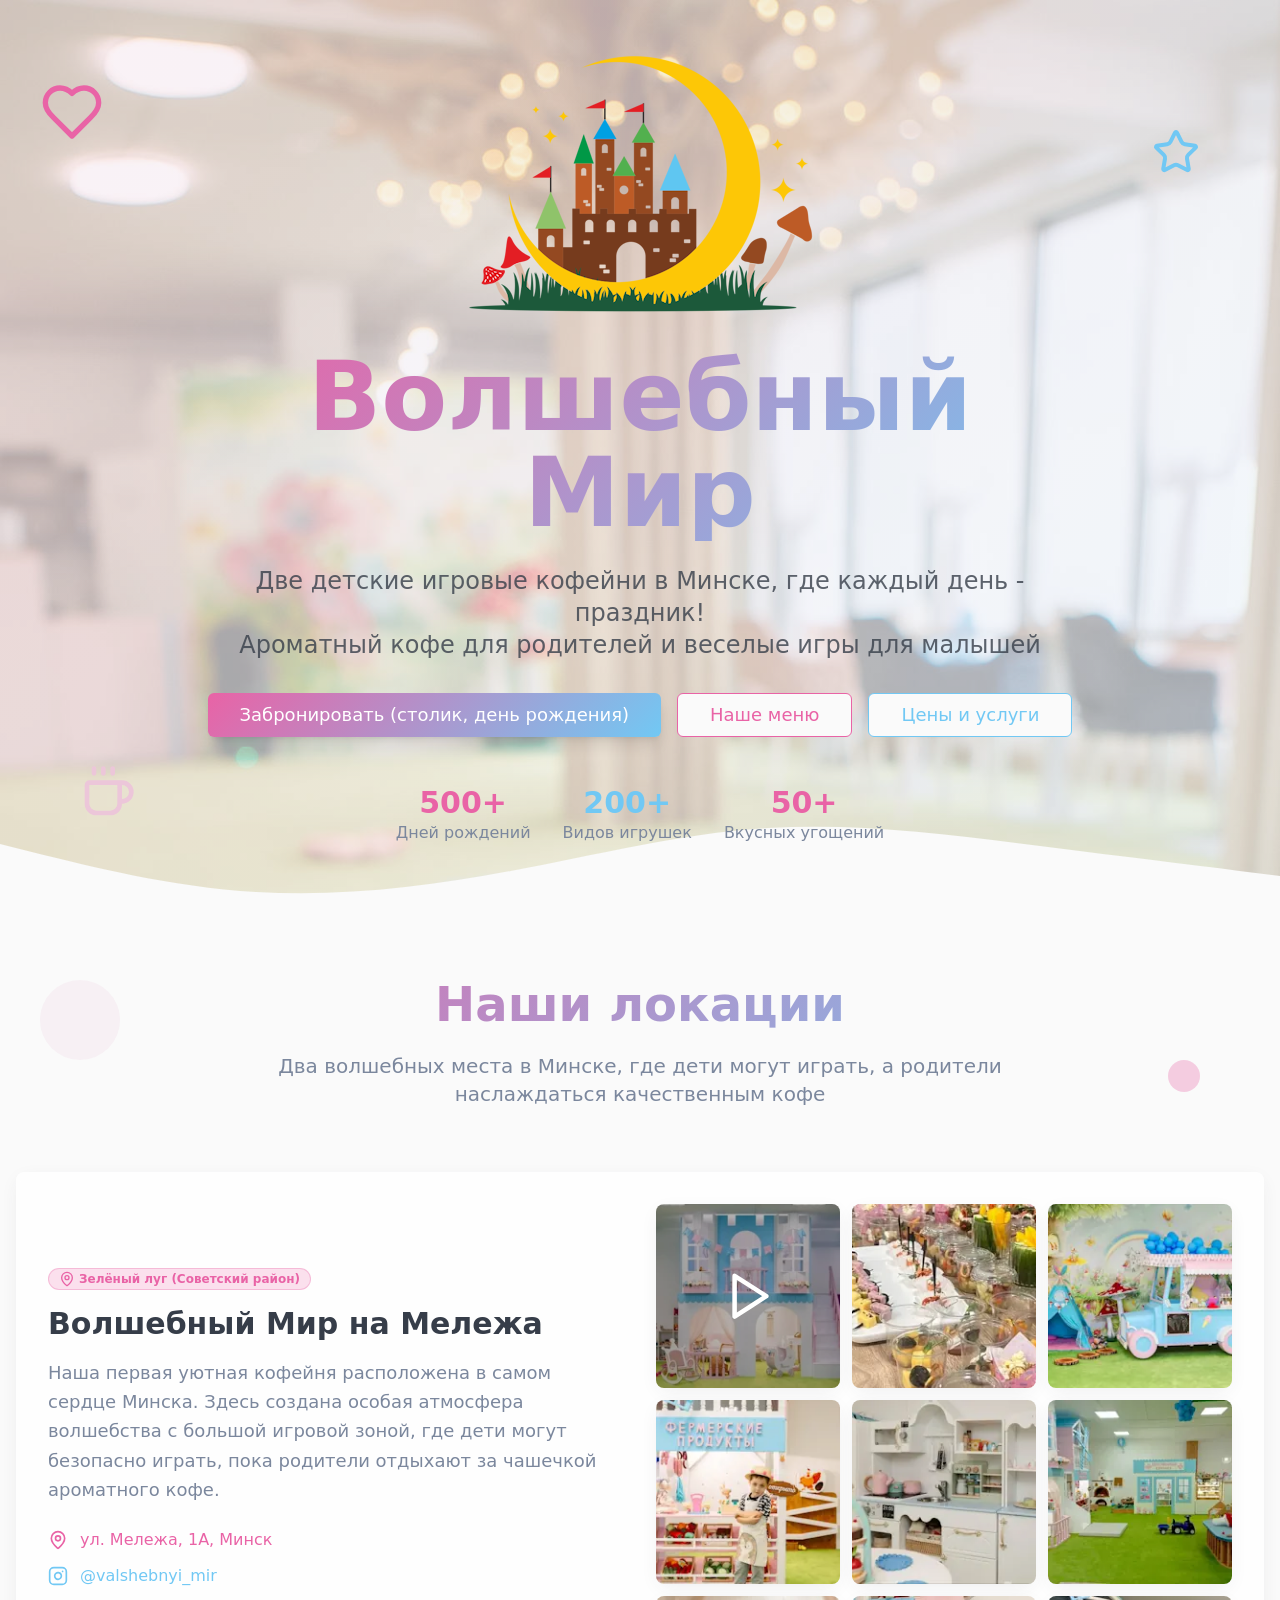
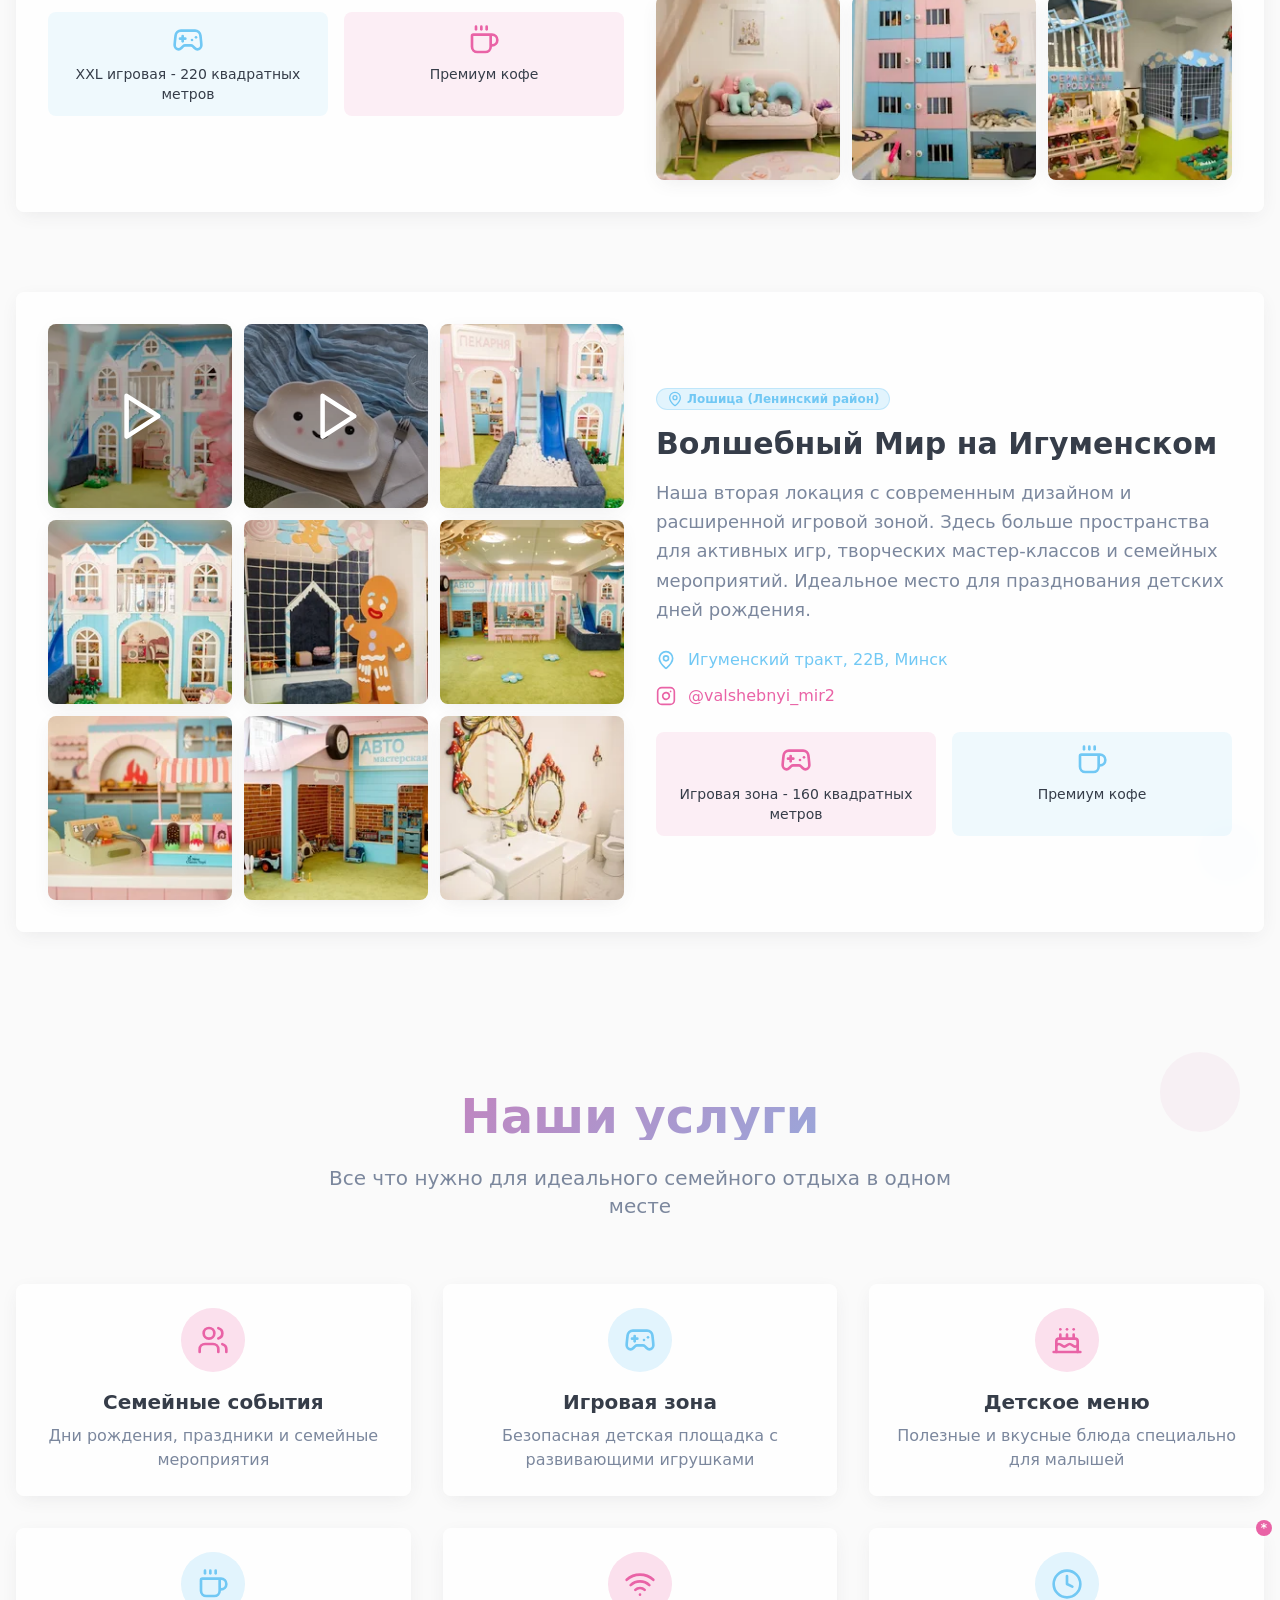
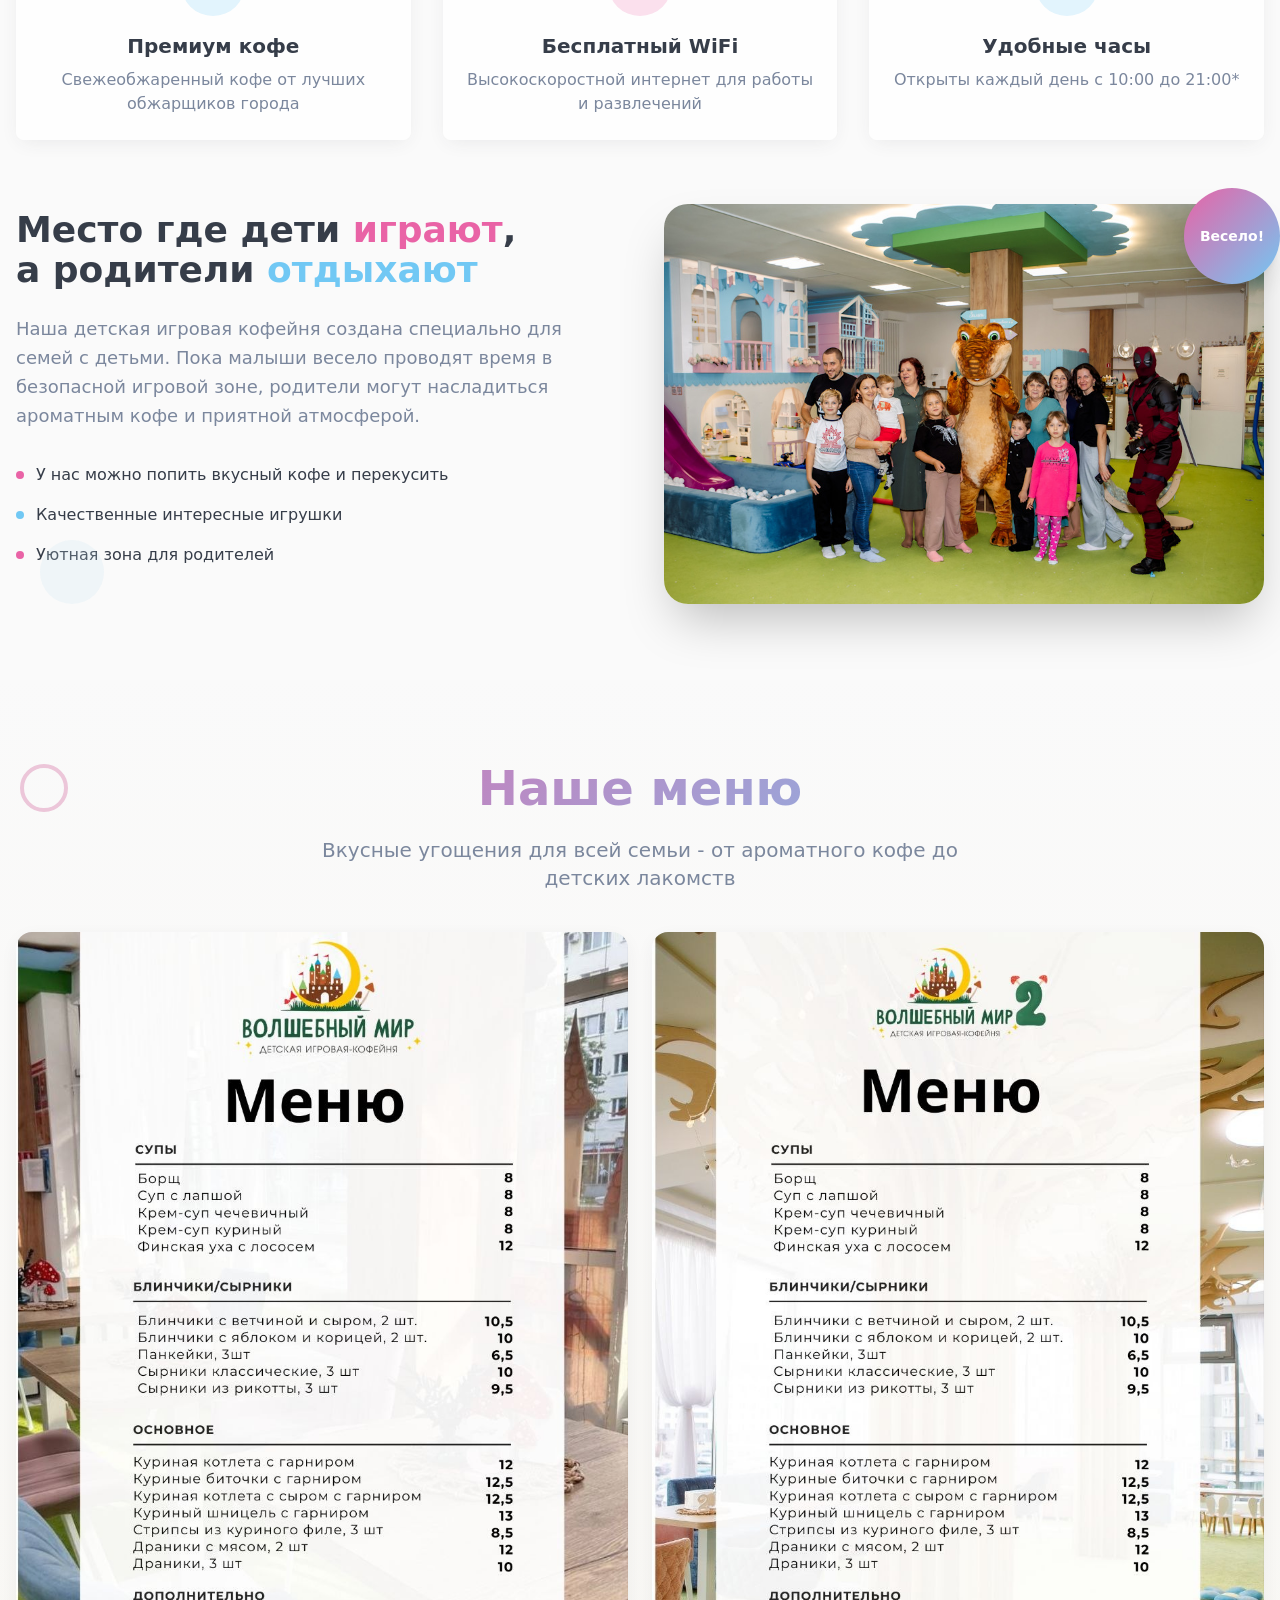
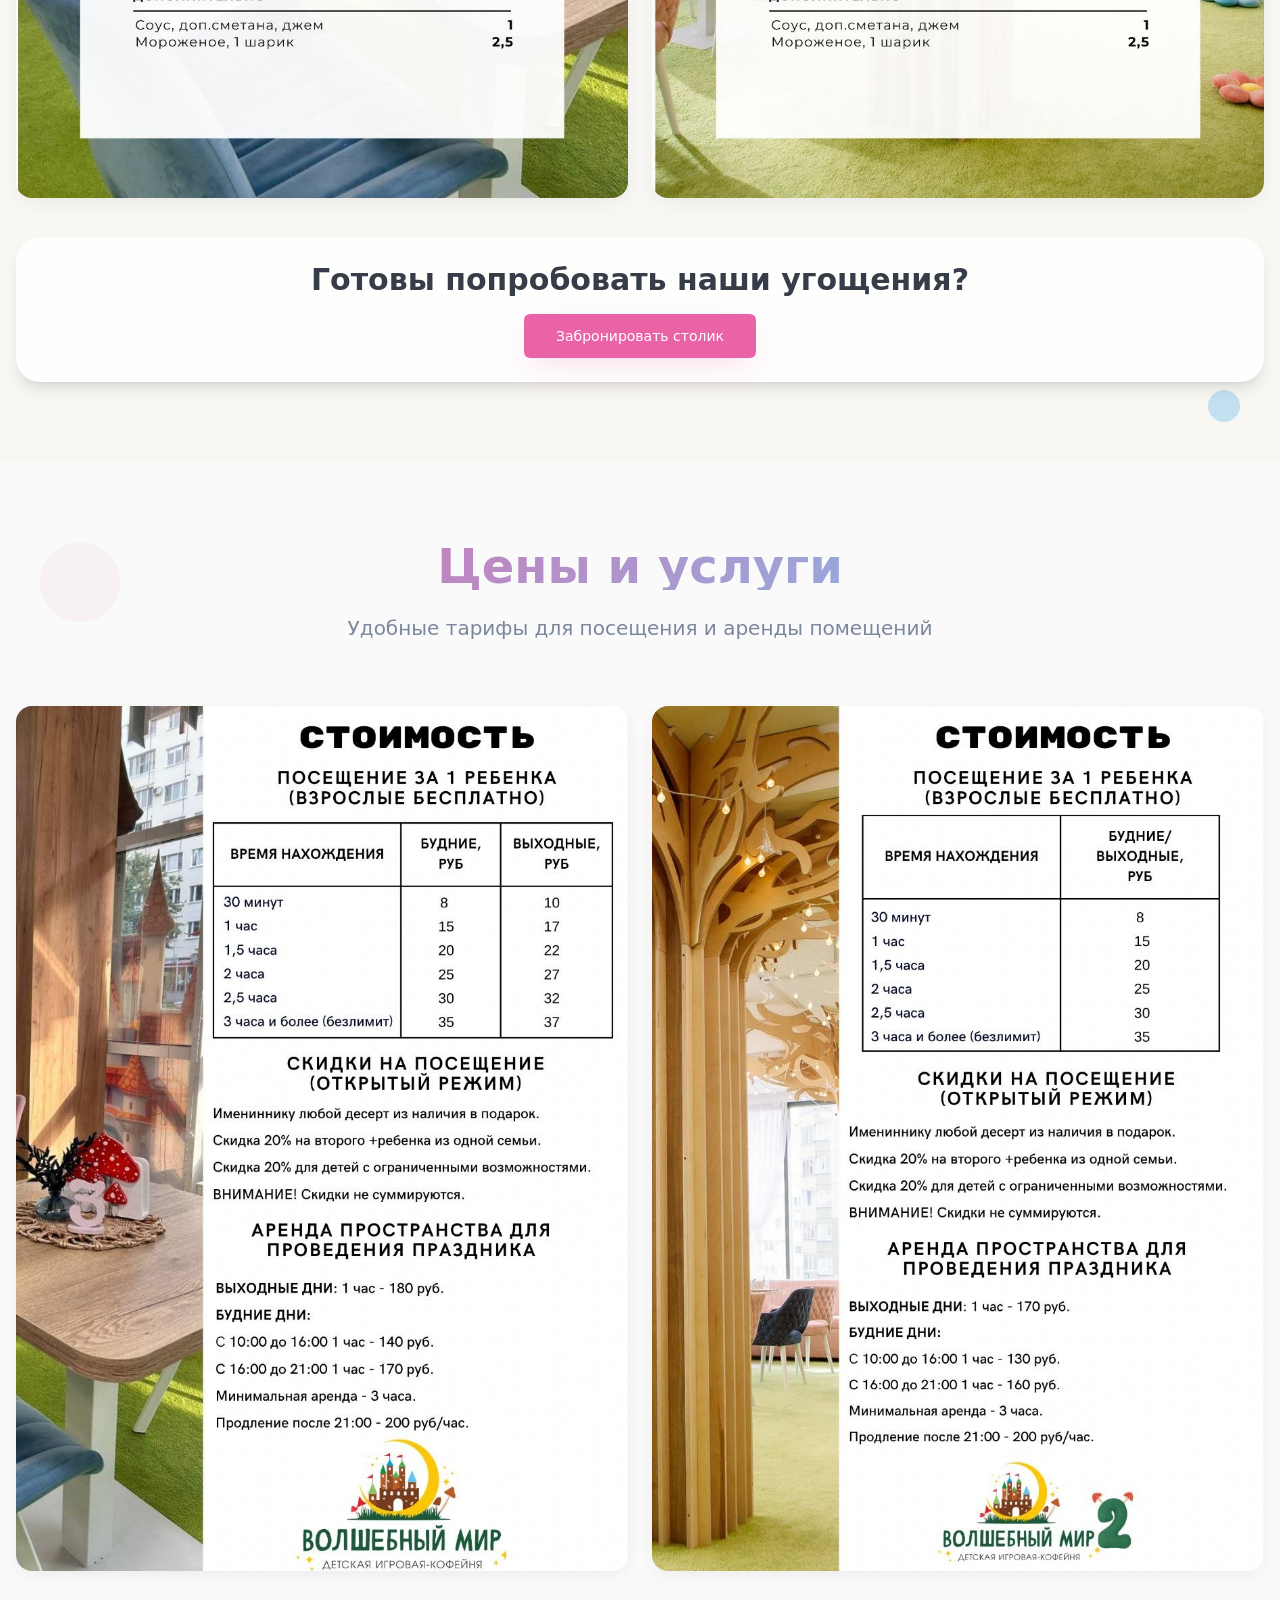
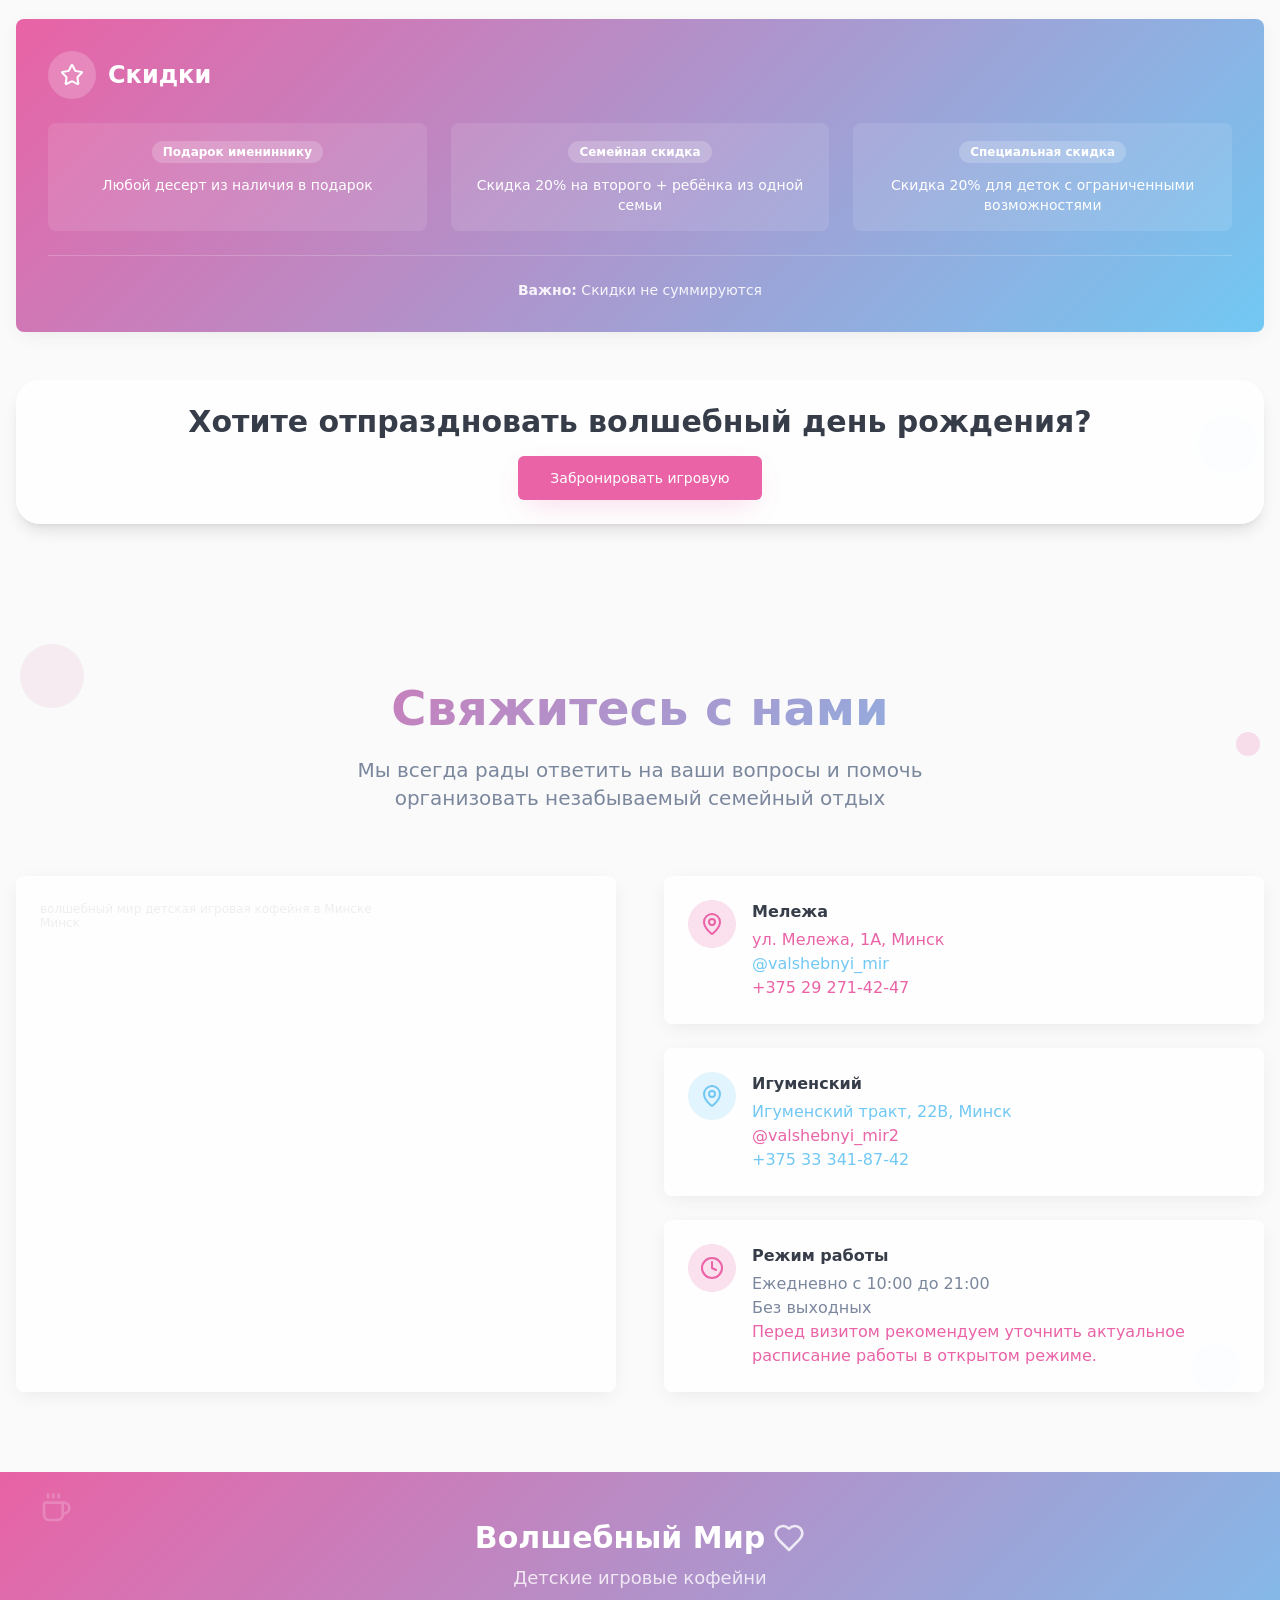
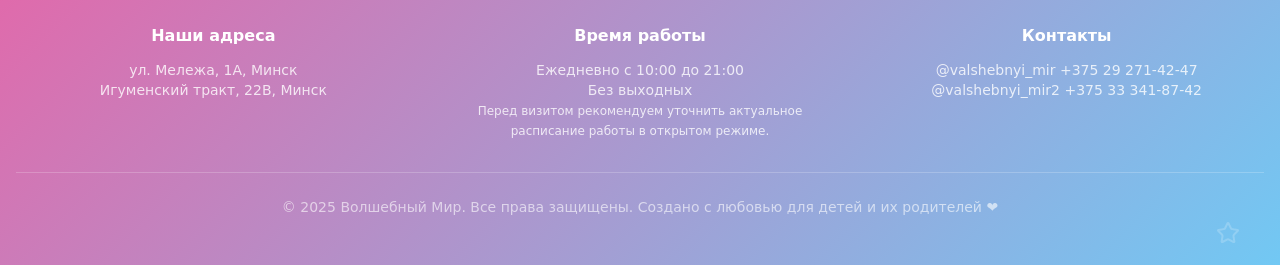
<file: index.html>
<!DOCTYPE html>
<html lang="en">
  <head>
    <meta charset="UTF-8" />
    <meta name="viewport" content="width=device-width, initial-scale=1.0" />
    <title>Волшебный Мир - Детская игровая кофейня</title>
    <link rel="icon" type="image/x-icon" href="./favicon.ico" />
    <meta name="description" content="Детская игровая кофейня в Минске. Ароматный кофе для родителей, безопасная игровая зона для детей. Проводим дни рождения и семейные праздники." />
    <meta name="author" content="Волшебный Мир" />

    <meta property="og:title" content="Волшебный Мир - Детская игровая кофейня" />
    <meta property="og:description" content="Детская игровая кофейня в Минске. Ароматный кофе для родителей, безопасная игровая зона для детей." />
    <meta property="og:type" content="website" />
    <meta property="og:image" content="/hero-cafe.jpg" />

    <meta name="twitter:card" content="summary_large_image" />
    <meta name="twitter:site" content="@valshebny_mir" />
    <meta name="twitter:image" content="/hero-cafe.jpg" />
    <script type="module" crossorigin src="./assets/index-CTUOAK8k.js"></script>
    <link rel="stylesheet" crossorigin href="./assets/index-B-X1-fiq.css">
  </head>

  <body>
    <div id="root"></div>
  </body>
</html>
</file>
<file: assets/index-B-X1-fiq.css>
*,:before,:after{--tw-border-spacing-x: 0;--tw-border-spacing-y: 0;--tw-translate-x: 0;--tw-translate-y: 0;--tw-rotate: 0;--tw-skew-x: 0;--tw-skew-y: 0;--tw-scale-x: 1;--tw-scale-y: 1;--tw-pan-x: ;--tw-pan-y: ;--tw-pinch-zoom: ;--tw-scroll-snap-strictness: proximity;--tw-gradient-from-position: ;--tw-gradient-via-position: ;--tw-gradient-to-position: ;--tw-ordinal: ;--tw-slashed-zero: ;--tw-numeric-figure: ;--tw-numeric-spacing: ;--tw-numeric-fraction: ;--tw-ring-inset: ;--tw-ring-offset-width: 0px;--tw-ring-offset-color: #fff;--tw-ring-color: rgb(59 130 246 / .5);--tw-ring-offset-shadow: 0 0 #0000;--tw-ring-shadow: 0 0 #0000;--tw-shadow: 0 0 #0000;--tw-shadow-colored: 0 0 #0000;--tw-blur: ;--tw-brightness: ;--tw-contrast: ;--tw-grayscale: ;--tw-hue-rotate: ;--tw-invert: ;--tw-saturate: ;--tw-sepia: ;--tw-drop-shadow: ;--tw-backdrop-blur: ;--tw-backdrop-brightness: ;--tw-backdrop-contrast: ;--tw-backdrop-grayscale: ;--tw-backdrop-hue-rotate: ;--tw-backdrop-invert: ;--tw-backdrop-opacity: ;--tw-backdrop-saturate: ;--tw-backdrop-sepia: ;--tw-contain-size: ;--tw-contain-layout: ;--tw-contain-paint: ;--tw-contain-style: }::backdrop{--tw-border-spacing-x: 0;--tw-border-spacing-y: 0;--tw-translate-x: 0;--tw-translate-y: 0;--tw-rotate: 0;--tw-skew-x: 0;--tw-skew-y: 0;--tw-scale-x: 1;--tw-scale-y: 1;--tw-pan-x: ;--tw-pan-y: ;--tw-pinch-zoom: ;--tw-scroll-snap-strictness: proximity;--tw-gradient-from-position: ;--tw-gradient-via-position: ;--tw-gradient-to-position: ;--tw-ordinal: ;--tw-slashed-zero: ;--tw-numeric-figure: ;--tw-numeric-spacing: ;--tw-numeric-fraction: ;--tw-ring-inset: ;--tw-ring-offset-width: 0px;--tw-ring-offset-color: #fff;--tw-ring-color: rgb(59 130 246 / .5);--tw-ring-offset-shadow: 0 0 #0000;--tw-ring-shadow: 0 0 #0000;--tw-shadow: 0 0 #0000;--tw-shadow-colored: 0 0 #0000;--tw-blur: ;--tw-brightness: ;--tw-contrast: ;--tw-grayscale: ;--tw-hue-rotate: ;--tw-invert: ;--tw-saturate: ;--tw-sepia: ;--tw-drop-shadow: ;--tw-backdrop-blur: ;--tw-backdrop-brightness: ;--tw-backdrop-contrast: ;--tw-backdrop-grayscale: ;--tw-backdrop-hue-rotate: ;--tw-backdrop-invert: ;--tw-backdrop-opacity: ;--tw-backdrop-saturate: ;--tw-backdrop-sepia: ;--tw-contain-size: ;--tw-contain-layout: ;--tw-contain-paint: ;--tw-contain-style: }*,:before,:after{box-sizing:border-box;border-width:0;border-style:solid;border-color:#e5e7eb}:before,:after{--tw-content: ""}html,:host{line-height:1.5;-webkit-text-size-adjust:100%;tab-size:4;font-family:ui-sans-serif,system-ui,sans-serif,"Apple Color Emoji","Segoe UI Emoji",Segoe UI Symbol,"Noto Color Emoji";font-feature-settings:normal;font-variation-settings:normal;-webkit-tap-highlight-color:transparent}body{margin:0;line-height:inherit}hr{height:0;color:inherit;border-top-width:1px}abbr:where([title]){-webkit-text-decoration:underline dotted;text-decoration:underline dotted}h1,h2,h3,h4,h5,h6{font-size:inherit;font-weight:inherit}a{color:inherit;text-decoration:inherit}b,strong{font-weight:bolder}code,kbd,samp,pre{font-family:ui-monospace,SFMono-Regular,Menlo,Monaco,Consolas,Liberation Mono,Courier New,monospace;font-feature-settings:normal;font-variation-settings:normal;font-size:1em}small{font-size:80%}sub,sup{font-size:75%;line-height:0;position:relative;vertical-align:baseline}sub{bottom:-.25em}sup{top:-.5em}table{text-indent:0;border-color:inherit;border-collapse:collapse}button,input,optgroup,select,textarea{font-family:inherit;font-feature-settings:inherit;font-variation-settings:inherit;font-size:100%;font-weight:inherit;line-height:inherit;letter-spacing:inherit;color:inherit;margin:0;padding:0}button,select{text-transform:none}button,input:where([type=button]),input:where([type=reset]),input:where([type=submit]){-webkit-appearance:button;background-color:transparent;background-image:none}:-moz-focusring{outline:auto}:-moz-ui-invalid{box-shadow:none}progress{vertical-align:baseline}::-webkit-inner-spin-button,::-webkit-outer-spin-button{height:auto}[type=search]{-webkit-appearance:textfield;outline-offset:-2px}::-webkit-search-decoration{-webkit-appearance:none}::-webkit-file-upload-button{-webkit-appearance:button;font:inherit}summary{display:list-item}blockquote,dl,dd,h1,h2,h3,h4,h5,h6,hr,figure,p,pre{margin:0}fieldset{margin:0;padding:0}legend{padding:0}ol,ul,menu{list-style:none;margin:0;padding:0}dialog{padding:0}textarea{resize:vertical}input::placeholder,textarea::placeholder{opacity:1;color:#9ca3af}button,[role=button]{cursor:pointer}:disabled{cursor:default}img,svg,video,canvas,audio,iframe,embed,object{display:block;vertical-align:middle}img,video{max-width:100%;height:auto}[hidden]:where(:not([hidden=until-found])){display:none}:root{--background: 0 0% 98%;--foreground: 220 15% 25%;--card: 0 0% 100%;--card-foreground: 220 15% 25%;--popover: 0 0% 100%;--popover-foreground: 220 15% 25%;--primary: 330 75% 65%;--primary-foreground: 0 0% 100%;--secondary: 200 85% 70%;--secondary-foreground: 0 0% 100%;--muted: 210 25% 95%;--muted-foreground: 220 15% 55%;--accent: 280 65% 85%;--accent-foreground: 220 15% 25%;--destructive: 0 84.2% 60.2%;--destructive-foreground: 0 0% 100%;--border: 210 25% 90%;--input: 210 25% 90%;--ring: 330 75% 65%;--candy-pink: 330 75% 65%;--candy-pink-light: 330 50% 85%;--candy-pink-dark: 330 85% 45%;--sky-blue: 200 85% 70%;--sky-blue-light: 200 60% 85%;--sky-blue-dark: 200 95% 55%;--soft-cream: 45 30% 96%;--warm-white: 0 0% 98%;--gradient-candy: linear-gradient(135deg, hsl(330 75% 65%) 0%, hsl(200 85% 70%) 100%);--gradient-soft: linear-gradient(180deg, hsl(0 0% 98%) 0%, hsl(45 30% 96%) 100%);--gradient-hero: linear-gradient(135deg, hsl(330 50% 95%) 0%, hsl(200 60% 95%) 100%);--shadow-candy: 0 10px 30px -10px hsl(330 75% 65% / .3);--shadow-sky: 0 10px 30px -10px hsl(200 85% 70% / .3);--shadow-soft: 0 5px 20px -5px hsl(220 15% 25% / .1);--transition-smooth: all .3s cubic-bezier(.4, 0, .2, 1);--transition-bounce: all .4s cubic-bezier(.68, -.55, .265, 1.55);--radius: .5rem;--sidebar-background: 0 0% 98%;--sidebar-foreground: 240 5.3% 26.1%;--sidebar-primary: 240 5.9% 10%;--sidebar-primary-foreground: 0 0% 98%;--sidebar-accent: 240 4.8% 95.9%;--sidebar-accent-foreground: 240 5.9% 10%;--sidebar-border: 220 13% 91%;--sidebar-ring: 217.2 91.2% 59.8%}.dark{--background: 222.2 84% 4.9%;--foreground: 210 40% 98%;--card: 222.2 84% 4.9%;--card-foreground: 210 40% 98%;--popover: 222.2 84% 4.9%;--popover-foreground: 210 40% 98%;--primary: 210 40% 98%;--primary-foreground: 222.2 47.4% 11.2%;--secondary: 217.2 32.6% 17.5%;--secondary-foreground: 210 40% 98%;--muted: 217.2 32.6% 17.5%;--muted-foreground: 215 20.2% 65.1%;--accent: 217.2 32.6% 17.5%;--accent-foreground: 210 40% 98%;--destructive: 0 62.8% 30.6%;--destructive-foreground: 210 40% 98%;--border: 217.2 32.6% 17.5%;--input: 217.2 32.6% 17.5%;--ring: 212.7 26.8% 83.9%;--sidebar-background: 240 5.9% 10%;--sidebar-foreground: 240 4.8% 95.9%;--sidebar-primary: 224.3 76.3% 48%;--sidebar-primary-foreground: 0 0% 100%;--sidebar-accent: 240 3.7% 15.9%;--sidebar-accent-foreground: 240 4.8% 95.9%;--sidebar-border: 240 3.7% 15.9%;--sidebar-ring: 217.2 91.2% 59.8%}*{border-color:hsl(var(--border))}body{background-color:hsl(var(--background));color:hsl(var(--foreground))}.container{width:100%;margin-right:auto;margin-left:auto;padding-right:2rem;padding-left:2rem}@media (min-width: 1400px){.container{max-width:1400px}}.sr-only{position:absolute;width:1px;height:1px;padding:0;margin:-1px;overflow:hidden;clip:rect(0,0,0,0);white-space:nowrap;border-width:0}.pointer-events-none{pointer-events:none}.pointer-events-auto{pointer-events:auto}.visible{visibility:visible}.invisible{visibility:hidden}.fixed{position:fixed}.absolute{position:absolute}.relative{position:relative}.inset-0{inset:0}.inset-x-0{left:0;right:0}.inset-y-0{top:0;bottom:0}.-bottom-12{bottom:-3rem}.-left-12{left:-3rem}.-right-12{right:-3rem}.-right-2{right:-.5rem}.-right-4{right:-1rem}.-top-12{top:-3rem}.-top-2{top:-.5rem}.-top-4{top:-1rem}.bottom-0{bottom:0}.bottom-10{bottom:2.5rem}.bottom-20{bottom:5rem}.bottom-32{bottom:8rem}.bottom-5{bottom:1.25rem}.bottom-6{bottom:1.5rem}.left-0{left:0}.left-1{left:.25rem}.left-1\/2{left:50%}.left-10{left:2.5rem}.left-2{left:.5rem}.left-20{left:5rem}.left-5{left:1.25rem}.left-6{left:1.5rem}.left-\[50\%\]{left:50%}.right-0{right:0}.right-1{right:.25rem}.right-10{right:2.5rem}.right-2{right:.5rem}.right-20{right:5rem}.right-3{right:.75rem}.right-4{right:1rem}.right-5{right:1.25rem}.right-6{right:1.5rem}.top-0{top:0}.top-1\.5{top:.375rem}.top-1\/2{top:50%}.top-10{top:2.5rem}.top-2{top:.5rem}.top-20{top:5rem}.top-3\.5{top:.875rem}.top-32{top:8rem}.top-4{top:1rem}.top-40{top:10rem}.top-5{top:1.25rem}.top-6{top:1.5rem}.top-\[1px\]{top:1px}.top-\[50\%\]{top:50%}.top-\[60\%\]{top:60%}.top-full{top:100%}.z-0{z-index:0}.z-10{z-index:10}.z-20{z-index:20}.z-50{z-index:50}.z-\[100\]{z-index:100}.z-\[1\]{z-index:1}.order-1{order:1}.order-2{order:2}.-mx-1{margin-left:-.25rem;margin-right:-.25rem}.mx-2{margin-left:.5rem;margin-right:.5rem}.mx-3\.5{margin-left:.875rem;margin-right:.875rem}.mx-auto{margin-left:auto;margin-right:auto}.my-0\.5{margin-top:.125rem;margin-bottom:.125rem}.my-1{margin-top:.25rem;margin-bottom:.25rem}.-ml-4{margin-left:-1rem}.-mt-4{margin-top:-1rem}.mb-1{margin-bottom:.25rem}.mb-10{margin-bottom:2.5rem}.mb-12{margin-bottom:3rem}.mb-16{margin-bottom:4rem}.mb-2{margin-bottom:.5rem}.mb-20{margin-bottom:5rem}.mb-3{margin-bottom:.75rem}.mb-4{margin-bottom:1rem}.mb-6{margin-bottom:1.5rem}.mb-8{margin-bottom:2rem}.ml-1{margin-left:.25rem}.ml-auto{margin-left:auto}.mr-1{margin-right:.25rem}.mr-2{margin-right:.5rem}.mt-1\.5{margin-top:.375rem}.mt-12{margin-top:3rem}.mt-2{margin-top:.5rem}.mt-24{margin-top:6rem}.mt-4{margin-top:1rem}.mt-6{margin-top:1.5rem}.mt-auto{margin-top:auto}.block{display:block}.flex{display:flex}.inline-flex{display:inline-flex}.table{display:table}.grid{display:grid}.hidden{display:none}.aspect-square{aspect-ratio:1 / 1}.aspect-video{aspect-ratio:16 / 9}.size-4{width:1rem;height:1rem}.h-1\.5{height:.375rem}.h-10{height:2.5rem}.h-11{height:2.75rem}.h-12{height:3rem}.h-14{height:3.5rem}.h-16{height:4rem}.h-2{height:.5rem}.h-2\.5{height:.625rem}.h-20{height:5rem}.h-24{height:6rem}.h-3{height:.75rem}.h-3\.5{height:.875rem}.h-4{height:1rem}.h-5{height:1.25rem}.h-6{height:1.5rem}.h-7{height:1.75rem}.h-8{height:2rem}.h-9{height:2.25rem}.h-\[120px\]{height:120px}.h-\[1px\]{height:1px}.h-\[400px\]{height:400px}.h-\[54\.4px\]{height:54.4px}.h-\[var\(--radix-navigation-menu-viewport-height\)\]{height:var(--radix-navigation-menu-viewport-height)}.h-\[var\(--radix-select-trigger-height\)\]{height:var(--radix-select-trigger-height)}.h-auto{height:auto}.h-full{height:100%}.h-px{height:1px}.h-svh{height:100svh}.max-h-96{max-height:24rem}.max-h-\[300px\]{max-height:300px}.max-h-screen{max-height:100vh}.min-h-0{min-height:0px}.min-h-\[80px\]{min-height:80px}.min-h-screen{min-height:100vh}.min-h-svh{min-height:100svh}.w-0{width:0px}.w-1{width:.25rem}.w-10{width:2.5rem}.w-11{width:2.75rem}.w-12{width:3rem}.w-14{width:3.5rem}.w-16{width:4rem}.w-2{width:.5rem}.w-2\.5{width:.625rem}.w-20{width:5rem}.w-24{width:6rem}.w-3{width:.75rem}.w-3\.5{width:.875rem}.w-3\/4{width:75%}.w-4{width:1rem}.w-5{width:1.25rem}.w-6{width:1.5rem}.w-64{width:16rem}.w-7{width:1.75rem}.w-72{width:18rem}.w-8{width:2rem}.w-9{width:2.25rem}.w-\[--sidebar-width\]{width:var(--sidebar-width)}.w-\[100px\]{width:100px}.w-\[1px\]{width:1px}.w-\[54\.4px\]{width:54.4px}.w-auto{width:auto}.w-full{width:100%}.w-max{width:max-content}.w-px{width:1px}.min-w-0{min-width:0px}.min-w-5{min-width:1.25rem}.min-w-\[12rem\]{min-width:12rem}.min-w-\[8rem\]{min-width:8rem}.min-w-\[var\(--radix-select-trigger-width\)\]{min-width:var(--radix-select-trigger-width)}.max-w-2xl{max-width:42rem}.max-w-3xl{max-width:48rem}.max-w-4xl{max-width:56rem}.max-w-\[--skeleton-width\]{max-width:var(--skeleton-width)}.max-w-lg{max-width:32rem}.max-w-max{max-width:max-content}.flex-1{flex:1 1 0%}.flex-shrink-0,.shrink-0{flex-shrink:0}.grow{flex-grow:1}.grow-0{flex-grow:0}.basis-full{flex-basis:100%}.caption-bottom{caption-side:bottom}.border-collapse{border-collapse:collapse}.-translate-x-1\/2{--tw-translate-x: -50%;transform:translate(var(--tw-translate-x),var(--tw-translate-y)) rotate(var(--tw-rotate)) skew(var(--tw-skew-x)) skewY(var(--tw-skew-y)) scaleX(var(--tw-scale-x)) scaleY(var(--tw-scale-y))}.-translate-x-px{--tw-translate-x: -1px;transform:translate(var(--tw-translate-x),var(--tw-translate-y)) rotate(var(--tw-rotate)) skew(var(--tw-skew-x)) skewY(var(--tw-skew-y)) scaleX(var(--tw-scale-x)) scaleY(var(--tw-scale-y))}.-translate-y-1\/2{--tw-translate-y: -50%;transform:translate(var(--tw-translate-x),var(--tw-translate-y)) rotate(var(--tw-rotate)) skew(var(--tw-skew-x)) skewY(var(--tw-skew-y)) scaleX(var(--tw-scale-x)) scaleY(var(--tw-scale-y))}.translate-x-\[-50\%\]{--tw-translate-x: -50%;transform:translate(var(--tw-translate-x),var(--tw-translate-y)) rotate(var(--tw-rotate)) skew(var(--tw-skew-x)) skewY(var(--tw-skew-y)) scaleX(var(--tw-scale-x)) scaleY(var(--tw-scale-y))}.translate-x-px{--tw-translate-x: 1px;transform:translate(var(--tw-translate-x),var(--tw-translate-y)) rotate(var(--tw-rotate)) skew(var(--tw-skew-x)) skewY(var(--tw-skew-y)) scaleX(var(--tw-scale-x)) scaleY(var(--tw-scale-y))}.translate-y-\[-50\%\]{--tw-translate-y: -50%;transform:translate(var(--tw-translate-x),var(--tw-translate-y)) rotate(var(--tw-rotate)) skew(var(--tw-skew-x)) skewY(var(--tw-skew-y)) scaleX(var(--tw-scale-x)) scaleY(var(--tw-scale-y))}.rotate-45{--tw-rotate: 45deg;transform:translate(var(--tw-translate-x),var(--tw-translate-y)) rotate(var(--tw-rotate)) skew(var(--tw-skew-x)) skewY(var(--tw-skew-y)) scaleX(var(--tw-scale-x)) scaleY(var(--tw-scale-y))}.rotate-90{--tw-rotate: 90deg;transform:translate(var(--tw-translate-x),var(--tw-translate-y)) rotate(var(--tw-rotate)) skew(var(--tw-skew-x)) skewY(var(--tw-skew-y)) scaleX(var(--tw-scale-x)) scaleY(var(--tw-scale-y))}.transform{transform:translate(var(--tw-translate-x),var(--tw-translate-y)) rotate(var(--tw-rotate)) skew(var(--tw-skew-x)) skewY(var(--tw-skew-y)) scaleX(var(--tw-scale-x)) scaleY(var(--tw-scale-y))}@keyframes bounce-gentle{0%,to{transform:translateY(0)}50%{transform:translateY(-5px)}}.animate-bounce-gentle{animation:bounce-gentle 2s ease-in-out infinite}@keyframes fade-in-up{0%{opacity:0;transform:translateY(30px)}to{opacity:1;transform:translateY(0)}}.animate-fade-in-up{animation:fade-in-up .6s ease-out}@keyframes float{0%,to{transform:translateY(0)}50%{transform:translateY(-10px)}}.animate-float{animation:float 3s ease-in-out infinite}@keyframes pulse{50%{opacity:.5}}.animate-pulse{animation:pulse 2s cubic-bezier(.4,0,.6,1) infinite}.cursor-default{cursor:default}.cursor-help{cursor:help}.cursor-pointer{cursor:pointer}.touch-none{touch-action:none}.select-none{-webkit-user-select:none;user-select:none}.list-none{list-style-type:none}.grid-cols-1{grid-template-columns:repeat(1,minmax(0,1fr))}.grid-cols-2{grid-template-columns:repeat(2,minmax(0,1fr))}.grid-cols-3{grid-template-columns:repeat(3,minmax(0,1fr))}.flex-row{flex-direction:row}.flex-col{flex-direction:column}.flex-col-reverse{flex-direction:column-reverse}.flex-wrap{flex-wrap:wrap}.items-start{align-items:flex-start}.items-end{align-items:flex-end}.items-center{align-items:center}.items-stretch{align-items:stretch}.justify-center{justify-content:center}.justify-between{justify-content:space-between}.gap-1{gap:.25rem}.gap-1\.5{gap:.375rem}.gap-12{gap:3rem}.gap-2{gap:.5rem}.gap-3{gap:.75rem}.gap-4{gap:1rem}.gap-6{gap:1.5rem}.gap-8{gap:2rem}.space-x-1>:not([hidden])~:not([hidden]){--tw-space-x-reverse: 0;margin-right:calc(.25rem * var(--tw-space-x-reverse));margin-left:calc(.25rem * calc(1 - var(--tw-space-x-reverse)))}.space-x-4>:not([hidden])~:not([hidden]){--tw-space-x-reverse: 0;margin-right:calc(1rem * var(--tw-space-x-reverse));margin-left:calc(1rem * calc(1 - var(--tw-space-x-reverse)))}.space-x-8>:not([hidden])~:not([hidden]){--tw-space-x-reverse: 0;margin-right:calc(2rem * var(--tw-space-x-reverse));margin-left:calc(2rem * calc(1 - var(--tw-space-x-reverse)))}.space-y-1>:not([hidden])~:not([hidden]){--tw-space-y-reverse: 0;margin-top:calc(.25rem * calc(1 - var(--tw-space-y-reverse)));margin-bottom:calc(.25rem * var(--tw-space-y-reverse))}.space-y-1\.5>:not([hidden])~:not([hidden]){--tw-space-y-reverse: 0;margin-top:calc(.375rem * calc(1 - var(--tw-space-y-reverse)));margin-bottom:calc(.375rem * var(--tw-space-y-reverse))}.space-y-2>:not([hidden])~:not([hidden]){--tw-space-y-reverse: 0;margin-top:calc(.5rem * calc(1 - var(--tw-space-y-reverse)));margin-bottom:calc(.5rem * var(--tw-space-y-reverse))}.space-y-3>:not([hidden])~:not([hidden]){--tw-space-y-reverse: 0;margin-top:calc(.75rem * calc(1 - var(--tw-space-y-reverse)));margin-bottom:calc(.75rem * var(--tw-space-y-reverse))}.space-y-4>:not([hidden])~:not([hidden]){--tw-space-y-reverse: 0;margin-top:calc(1rem * calc(1 - var(--tw-space-y-reverse)));margin-bottom:calc(1rem * var(--tw-space-y-reverse))}.space-y-6>:not([hidden])~:not([hidden]){--tw-space-y-reverse: 0;margin-top:calc(1.5rem * calc(1 - var(--tw-space-y-reverse)));margin-bottom:calc(1.5rem * var(--tw-space-y-reverse))}.overflow-auto{overflow:auto}.overflow-hidden{overflow:hidden}.overflow-y-auto{overflow-y:auto}.overflow-x-hidden{overflow-x:hidden}.whitespace-nowrap{white-space:nowrap}.break-words{overflow-wrap:break-word}.rounded-2xl{border-radius:1rem}.rounded-3xl{border-radius:1.5rem}.rounded-\[2px\]{border-radius:2px}.rounded-\[inherit\]{border-radius:inherit}.rounded-full{border-radius:9999px}.rounded-lg{border-radius:var(--radius)}.rounded-md{border-radius:calc(var(--radius) - 2px)}.rounded-sm{border-radius:calc(var(--radius) - 4px)}.rounded-t-\[10px\]{border-top-left-radius:10px;border-top-right-radius:10px}.rounded-tl-sm{border-top-left-radius:calc(var(--radius) - 4px)}.border{border-width:1px}.border-0{border-width:0px}.border-2{border-width:2px}.border-4{border-width:4px}.border-\[1\.5px\]{border-width:1.5px}.border-y{border-top-width:1px;border-bottom-width:1px}.border-b{border-bottom-width:1px}.border-l{border-left-width:1px}.border-r{border-right-width:1px}.border-t{border-top-width:1px}.border-dashed{border-style:dashed}.border-\[--color-border\]{border-color:var(--color-border)}.border-border\/50{border-color:hsl(var(--border) / .5)}.border-candy-pink{border-color:hsl(var(--candy-pink))}.border-candy-pink-light{border-color:hsl(var(--candy-pink-light))}.border-candy-pink\/30{border-color:hsl(var(--candy-pink) / .3)}.border-destructive{border-color:hsl(var(--destructive))}.border-destructive\/50{border-color:hsl(var(--destructive) / .5)}.border-input{border-color:hsl(var(--input))}.border-primary{border-color:hsl(var(--primary))}.border-sidebar-border{border-color:hsl(var(--sidebar-border))}.border-sky-blue{border-color:hsl(var(--sky-blue))}.border-sky-blue\/30{border-color:hsl(var(--sky-blue) / .3)}.border-transparent{border-color:transparent}.border-white\/20{border-color:#fff3}.border-l-transparent{border-left-color:transparent}.border-t-transparent{border-top-color:transparent}.bg-\[--color-bg\]{background-color:var(--color-bg)}.bg-accent{background-color:hsl(var(--accent))}.bg-background{background-color:hsl(var(--background))}.bg-black\/30{background-color:#0000004d}.bg-black\/60{background-color:#0009}.bg-black\/80{background-color:#000c}.bg-black\/90{background-color:#000000e6}.bg-border{background-color:hsl(var(--border))}.bg-candy-pink{background-color:hsl(var(--candy-pink))}.bg-candy-pink-light{background-color:hsl(var(--candy-pink-light))}.bg-candy-pink\/10{background-color:hsl(var(--candy-pink) / .1)}.bg-candy-pink\/20{background-color:hsl(var(--candy-pink) / .2)}.bg-card{background-color:hsl(var(--card))}.bg-destructive{background-color:hsl(var(--destructive))}.bg-foreground{background-color:hsl(var(--foreground))}.bg-gray-100{--tw-bg-opacity: 1;background-color:rgb(243 244 246 / var(--tw-bg-opacity, 1))}.bg-muted{background-color:hsl(var(--muted))}.bg-muted\/50{background-color:hsl(var(--muted) / .5)}.bg-popover{background-color:hsl(var(--popover))}.bg-primary{background-color:hsl(var(--primary))}.bg-secondary{background-color:hsl(var(--secondary))}.bg-sidebar{background-color:hsl(var(--sidebar-background))}.bg-sidebar-border{background-color:hsl(var(--sidebar-border))}.bg-sky-blue{background-color:hsl(var(--sky-blue))}.bg-sky-blue-light{background-color:hsl(var(--sky-blue-light))}.bg-sky-blue\/10{background-color:hsl(var(--sky-blue) / .1)}.bg-sky-blue\/20{background-color:hsl(var(--sky-blue) / .2)}.bg-transparent{background-color:transparent}.bg-warm-white{background-color:hsl(var(--warm-white))}.bg-white\/10{background-color:#ffffff1a}.bg-white\/20{background-color:#fff3}.bg-white\/80{background-color:#fffc}.bg-white\/95{background-color:#fffffff2}.bg-gradient-candy{background-image:var(--gradient-candy)}.bg-gradient-hero{background-image:var(--gradient-hero)}.bg-gradient-soft{background-image:var(--gradient-soft)}.bg-clip-text{-webkit-background-clip:text;background-clip:text}.fill-current{fill:currentColor}.fill-warm-white{fill:hsl(var(--warm-white))}.object-contain{object-fit:contain}.object-cover{object-fit:cover}.p-0{padding:0}.p-1{padding:.25rem}.p-2{padding:.5rem}.p-3{padding:.75rem}.p-4{padding:1rem}.p-6{padding:1.5rem}.p-8{padding:2rem}.p-\[1px\]{padding:1px}.px-1{padding-left:.25rem;padding-right:.25rem}.px-2{padding-left:.5rem;padding-right:.5rem}.px-2\.5{padding-left:.625rem;padding-right:.625rem}.px-3{padding-left:.75rem;padding-right:.75rem}.px-4{padding-left:1rem;padding-right:1rem}.px-5{padding-left:1.25rem;padding-right:1.25rem}.px-8{padding-left:2rem;padding-right:2rem}.py-0\.5{padding-top:.125rem;padding-bottom:.125rem}.py-1{padding-top:.25rem;padding-bottom:.25rem}.py-1\.5{padding-top:.375rem;padding-bottom:.375rem}.py-12{padding-top:3rem;padding-bottom:3rem}.py-2{padding-top:.5rem;padding-bottom:.5rem}.py-20{padding-top:5rem;padding-bottom:5rem}.py-3{padding-top:.75rem;padding-bottom:.75rem}.py-4{padding-top:1rem;padding-bottom:1rem}.py-6{padding-top:1.5rem;padding-bottom:1.5rem}.pb-3{padding-bottom:.75rem}.pb-4{padding-bottom:1rem}.pl-2\.5{padding-left:.625rem}.pl-4{padding-left:1rem}.pl-8{padding-left:2rem}.pr-2{padding-right:.5rem}.pr-2\.5{padding-right:.625rem}.pr-8{padding-right:2rem}.pt-0{padding-top:0}.pt-1{padding-top:.25rem}.pt-20{padding-top:5rem}.pt-3{padding-top:.75rem}.pt-4{padding-top:1rem}.pt-6{padding-top:1.5rem}.text-left{text-align:left}.text-center{text-align:center}.align-middle{vertical-align:middle}.font-mono{font-family:ui-monospace,SFMono-Regular,Menlo,Monaco,Consolas,Liberation Mono,Courier New,monospace}.text-2xl{font-size:1.5rem;line-height:2rem}.text-3xl{font-size:1.875rem;line-height:2.25rem}.text-4xl{font-size:2.25rem;line-height:2.5rem}.text-5xl{font-size:3rem;line-height:1}.text-6xl{font-size:3.75rem;line-height:1}.text-\[0\.8rem\]{font-size:.8rem}.text-base{font-size:1rem;line-height:1.5rem}.text-lg{font-size:1.125rem;line-height:1.75rem}.text-sm{font-size:.875rem;line-height:1.25rem}.text-xl{font-size:1.25rem;line-height:1.75rem}.text-xs{font-size:.75rem;line-height:1rem}.font-bold{font-weight:700}.font-medium{font-weight:500}.font-normal{font-weight:400}.font-semibold{font-weight:600}.tabular-nums{--tw-numeric-spacing: tabular-nums;font-variant-numeric:var(--tw-ordinal) var(--tw-slashed-zero) var(--tw-numeric-figure) var(--tw-numeric-spacing) var(--tw-numeric-fraction)}.leading-none{line-height:1}.leading-relaxed{line-height:1.625}.tracking-tight{letter-spacing:-.025em}.tracking-widest{letter-spacing:.1em}.text-accent-foreground{color:hsl(var(--accent-foreground))}.text-blue-500{--tw-text-opacity: 1;color:rgb(59 130 246 / var(--tw-text-opacity, 1))}.text-candy-pink{color:hsl(var(--candy-pink))}.text-candy-pink-light{color:hsl(var(--candy-pink-light))}.text-card-foreground{color:hsl(var(--card-foreground))}.text-current{color:currentColor}.text-destructive{color:hsl(var(--destructive))}.text-destructive-foreground{color:hsl(var(--destructive-foreground))}.text-foreground{color:hsl(var(--foreground))}.text-foreground\/50{color:hsl(var(--foreground) / .5)}.text-foreground\/80{color:hsl(var(--foreground) / .8)}.text-gray-600{--tw-text-opacity: 1;color:rgb(75 85 99 / var(--tw-text-opacity, 1))}.text-gray-700{--tw-text-opacity: 1;color:rgb(55 65 81 / var(--tw-text-opacity, 1))}.text-muted-foreground{color:hsl(var(--muted-foreground))}.text-popover-foreground{color:hsl(var(--popover-foreground))}.text-primary{color:hsl(var(--primary))}.text-primary-foreground{color:hsl(var(--primary-foreground))}.text-secondary-foreground{color:hsl(var(--secondary-foreground))}.text-sidebar-foreground{color:hsl(var(--sidebar-foreground))}.text-sidebar-foreground\/70{color:hsl(var(--sidebar-foreground) / .7)}.text-sky-blue{color:hsl(var(--sky-blue))}.text-transparent{color:transparent}.text-white{--tw-text-opacity: 1;color:rgb(255 255 255 / var(--tw-text-opacity, 1))}.text-white\/60{color:#fff9}.text-white\/80{color:#fffc}.underline{text-decoration-line:underline}.underline-offset-4{text-underline-offset:4px}.opacity-0{opacity:0}.opacity-10{opacity:.1}.opacity-20{opacity:.2}.opacity-30{opacity:.3}.opacity-50{opacity:.5}.opacity-60{opacity:.6}.opacity-70{opacity:.7}.opacity-90{opacity:.9}.shadow-2xl{--tw-shadow: 0 25px 50px -12px rgb(0 0 0 / .25);--tw-shadow-colored: 0 25px 50px -12px var(--tw-shadow-color);box-shadow:var(--tw-ring-offset-shadow, 0 0 #0000),var(--tw-ring-shadow, 0 0 #0000),var(--tw-shadow)}.shadow-\[0_0_0_1px_hsl\(var\(--sidebar-border\)\)\]{--tw-shadow: 0 0 0 1px hsl(var(--sidebar-border));--tw-shadow-colored: 0 0 0 1px var(--tw-shadow-color);box-shadow:var(--tw-ring-offset-shadow, 0 0 #0000),var(--tw-ring-shadow, 0 0 #0000),var(--tw-shadow)}.shadow-candy{--tw-shadow: var(--shadow-candy);--tw-shadow-colored: var(--shadow-candy);box-shadow:var(--tw-ring-offset-shadow, 0 0 #0000),var(--tw-ring-shadow, 0 0 #0000),var(--tw-shadow)}.shadow-lg{--tw-shadow: 0 10px 15px -3px rgb(0 0 0 / .1), 0 4px 6px -4px rgb(0 0 0 / .1);--tw-shadow-colored: 0 10px 15px -3px var(--tw-shadow-color), 0 4px 6px -4px var(--tw-shadow-color);box-shadow:var(--tw-ring-offset-shadow, 0 0 #0000),var(--tw-ring-shadow, 0 0 #0000),var(--tw-shadow)}.shadow-md{--tw-shadow: 0 4px 6px -1px rgb(0 0 0 / .1), 0 2px 4px -2px rgb(0 0 0 / .1);--tw-shadow-colored: 0 4px 6px -1px var(--tw-shadow-color), 0 2px 4px -2px var(--tw-shadow-color);box-shadow:var(--tw-ring-offset-shadow, 0 0 #0000),var(--tw-ring-shadow, 0 0 #0000),var(--tw-shadow)}.shadow-none{--tw-shadow: 0 0 #0000;--tw-shadow-colored: 0 0 #0000;box-shadow:var(--tw-ring-offset-shadow, 0 0 #0000),var(--tw-ring-shadow, 0 0 #0000),var(--tw-shadow)}.shadow-sky{--tw-shadow: var(--shadow-sky);--tw-shadow-colored: var(--shadow-sky);box-shadow:var(--tw-ring-offset-shadow, 0 0 #0000),var(--tw-ring-shadow, 0 0 #0000),var(--tw-shadow)}.shadow-sm{--tw-shadow: 0 1px 2px 0 rgb(0 0 0 / .05);--tw-shadow-colored: 0 1px 2px 0 var(--tw-shadow-color);box-shadow:var(--tw-ring-offset-shadow, 0 0 #0000),var(--tw-ring-shadow, 0 0 #0000),var(--tw-shadow)}.shadow-soft{--tw-shadow: var(--shadow-soft);--tw-shadow-colored: var(--shadow-soft);box-shadow:var(--tw-ring-offset-shadow, 0 0 #0000),var(--tw-ring-shadow, 0 0 #0000),var(--tw-shadow)}.shadow-xl{--tw-shadow: 0 20px 25px -5px rgb(0 0 0 / .1), 0 8px 10px -6px rgb(0 0 0 / .1);--tw-shadow-colored: 0 20px 25px -5px var(--tw-shadow-color), 0 8px 10px -6px var(--tw-shadow-color);box-shadow:var(--tw-ring-offset-shadow, 0 0 #0000),var(--tw-ring-shadow, 0 0 #0000),var(--tw-shadow)}.outline-none{outline:2px solid transparent;outline-offset:2px}.outline{outline-style:solid}.ring-0{--tw-ring-offset-shadow: var(--tw-ring-inset) 0 0 0 var(--tw-ring-offset-width) var(--tw-ring-offset-color);--tw-ring-shadow: var(--tw-ring-inset) 0 0 0 calc(0px + var(--tw-ring-offset-width)) var(--tw-ring-color);box-shadow:var(--tw-ring-offset-shadow),var(--tw-ring-shadow),var(--tw-shadow, 0 0 #0000)}.ring-2{--tw-ring-offset-shadow: var(--tw-ring-inset) 0 0 0 var(--tw-ring-offset-width) var(--tw-ring-offset-color);--tw-ring-shadow: var(--tw-ring-inset) 0 0 0 calc(2px + var(--tw-ring-offset-width)) var(--tw-ring-color);box-shadow:var(--tw-ring-offset-shadow),var(--tw-ring-shadow),var(--tw-shadow, 0 0 #0000)}.ring-ring{--tw-ring-color: hsl(var(--ring))}.ring-sidebar-ring{--tw-ring-color: hsl(var(--sidebar-ring))}.ring-offset-background{--tw-ring-offset-color: hsl(var(--background))}.filter{filter:var(--tw-blur) var(--tw-brightness) var(--tw-contrast) var(--tw-grayscale) var(--tw-hue-rotate) var(--tw-invert) var(--tw-saturate) var(--tw-sepia) var(--tw-drop-shadow)}.backdrop-blur-sm{--tw-backdrop-blur: blur(4px);-webkit-backdrop-filter:var(--tw-backdrop-blur) var(--tw-backdrop-brightness) var(--tw-backdrop-contrast) var(--tw-backdrop-grayscale) var(--tw-backdrop-hue-rotate) var(--tw-backdrop-invert) var(--tw-backdrop-opacity) var(--tw-backdrop-saturate) var(--tw-backdrop-sepia);backdrop-filter:var(--tw-backdrop-blur) var(--tw-backdrop-brightness) var(--tw-backdrop-contrast) var(--tw-backdrop-grayscale) var(--tw-backdrop-hue-rotate) var(--tw-backdrop-invert) var(--tw-backdrop-opacity) var(--tw-backdrop-saturate) var(--tw-backdrop-sepia)}.transition{transition-property:color,background-color,border-color,text-decoration-color,fill,stroke,opacity,box-shadow,transform,filter,-webkit-backdrop-filter;transition-property:color,background-color,border-color,text-decoration-color,fill,stroke,opacity,box-shadow,transform,filter,backdrop-filter;transition-property:color,background-color,border-color,text-decoration-color,fill,stroke,opacity,box-shadow,transform,filter,backdrop-filter,-webkit-backdrop-filter;transition-timing-function:cubic-bezier(.4,0,.2,1);transition-duration:.15s}.transition-\[left\,right\,width\]{transition-property:left,right,width;transition-timing-function:cubic-bezier(.4,0,.2,1);transition-duration:.15s}.transition-\[margin\,opa\]{transition-property:margin,opa;transition-timing-function:cubic-bezier(.4,0,.2,1);transition-duration:.15s}.transition-\[width\,height\,padding\]{transition-property:width,height,padding;transition-timing-function:cubic-bezier(.4,0,.2,1);transition-duration:.15s}.transition-\[width\]{transition-property:width;transition-timing-function:cubic-bezier(.4,0,.2,1);transition-duration:.15s}.transition-all{transition-property:all;transition-timing-function:cubic-bezier(.4,0,.2,1);transition-duration:.15s}.transition-colors{transition-property:color,background-color,border-color,text-decoration-color,fill,stroke;transition-timing-function:cubic-bezier(.4,0,.2,1);transition-duration:.15s}.transition-opacity{transition-property:opacity;transition-timing-function:cubic-bezier(.4,0,.2,1);transition-duration:.15s}.transition-transform{transition-property:transform;transition-timing-function:cubic-bezier(.4,0,.2,1);transition-duration:.15s}.duration-1000{transition-duration:1s}.duration-200{transition-duration:.2s}.duration-300{transition-duration:.3s}.ease-in-out{transition-timing-function:cubic-bezier(.4,0,.2,1)}.ease-linear{transition-timing-function:linear}@keyframes enter{0%{opacity:var(--tw-enter-opacity, 1);transform:translate3d(var(--tw-enter-translate-x, 0),var(--tw-enter-translate-y, 0),0) scale3d(var(--tw-enter-scale, 1),var(--tw-enter-scale, 1),var(--tw-enter-scale, 1)) rotate(var(--tw-enter-rotate, 0))}}@keyframes exit{to{opacity:var(--tw-exit-opacity, 1);transform:translate3d(var(--tw-exit-translate-x, 0),var(--tw-exit-translate-y, 0),0) scale3d(var(--tw-exit-scale, 1),var(--tw-exit-scale, 1),var(--tw-exit-scale, 1)) rotate(var(--tw-exit-rotate, 0))}}.animate-in{animation-name:enter;animation-duration:.15s;--tw-enter-opacity: initial;--tw-enter-scale: initial;--tw-enter-rotate: initial;--tw-enter-translate-x: initial;--tw-enter-translate-y: initial}.fade-in-0{--tw-enter-opacity: 0}.fade-in-80{--tw-enter-opacity: .8}.zoom-in-95{--tw-enter-scale: .95}.duration-1000{animation-duration:1s}.duration-200{animation-duration:.2s}.duration-300{animation-duration:.3s}.ease-in-out{animation-timing-function:cubic-bezier(.4,0,.2,1)}.ease-linear{animation-timing-function:linear}.file\:border-0::file-selector-button{border-width:0px}.file\:bg-transparent::file-selector-button{background-color:transparent}.file\:text-sm::file-selector-button{font-size:.875rem;line-height:1.25rem}.file\:font-medium::file-selector-button{font-weight:500}.file\:text-foreground::file-selector-button{color:hsl(var(--foreground))}.placeholder\:text-muted-foreground::placeholder{color:hsl(var(--muted-foreground))}.after\:absolute:after{content:var(--tw-content);position:absolute}.after\:-inset-2:after{content:var(--tw-content);inset:-.5rem}.after\:inset-y-0:after{content:var(--tw-content);top:0;bottom:0}.after\:left-1\/2:after{content:var(--tw-content);left:50%}.after\:w-1:after{content:var(--tw-content);width:.25rem}.after\:w-\[2px\]:after{content:var(--tw-content);width:2px}.after\:-translate-x-1\/2:after{content:var(--tw-content);--tw-translate-x: -50%;transform:translate(var(--tw-translate-x),var(--tw-translate-y)) rotate(var(--tw-rotate)) skew(var(--tw-skew-x)) skewY(var(--tw-skew-y)) scaleX(var(--tw-scale-x)) scaleY(var(--tw-scale-y))}.first\:rounded-l-md:first-child{border-top-left-radius:calc(var(--radius) - 2px);border-bottom-left-radius:calc(var(--radius) - 2px)}.first\:border-l:first-child{border-left-width:1px}.last\:rounded-r-md:last-child{border-top-right-radius:calc(var(--radius) - 2px);border-bottom-right-radius:calc(var(--radius) - 2px)}.focus-within\:relative:focus-within{position:relative}.focus-within\:z-20:focus-within{z-index:20}.hover\:-translate-y-2:hover{--tw-translate-y: -.5rem;transform:translate(var(--tw-translate-x),var(--tw-translate-y)) rotate(var(--tw-rotate)) skew(var(--tw-skew-x)) skewY(var(--tw-skew-y)) scaleX(var(--tw-scale-x)) scaleY(var(--tw-scale-y))}.hover\:scale-105:hover{--tw-scale-x: 1.05;--tw-scale-y: 1.05;transform:translate(var(--tw-translate-x),var(--tw-translate-y)) rotate(var(--tw-rotate)) skew(var(--tw-skew-x)) skewY(var(--tw-skew-y)) scaleX(var(--tw-scale-x)) scaleY(var(--tw-scale-y))}.hover\:bg-accent:hover{background-color:hsl(var(--accent))}.hover\:bg-black\/80:hover{background-color:#000c}.hover\:bg-candy-pink:hover{background-color:hsl(var(--candy-pink))}.hover\:bg-candy-pink-dark:hover{background-color:hsl(var(--candy-pink-dark))}.hover\:bg-destructive\/80:hover{background-color:hsl(var(--destructive) / .8)}.hover\:bg-destructive\/90:hover{background-color:hsl(var(--destructive) / .9)}.hover\:bg-gray-100:hover{--tw-bg-opacity: 1;background-color:rgb(243 244 246 / var(--tw-bg-opacity, 1))}.hover\:bg-muted:hover{background-color:hsl(var(--muted))}.hover\:bg-muted\/50:hover{background-color:hsl(var(--muted) / .5)}.hover\:bg-primary:hover{background-color:hsl(var(--primary))}.hover\:bg-primary\/80:hover{background-color:hsl(var(--primary) / .8)}.hover\:bg-primary\/90:hover{background-color:hsl(var(--primary) / .9)}.hover\:bg-secondary:hover{background-color:hsl(var(--secondary))}.hover\:bg-secondary\/80:hover{background-color:hsl(var(--secondary) / .8)}.hover\:bg-sidebar-accent:hover{background-color:hsl(var(--sidebar-accent))}.hover\:bg-sky-blue:hover{background-color:hsl(var(--sky-blue))}.hover\:bg-sky-blue-dark:hover{background-color:hsl(var(--sky-blue-dark))}.hover\:text-accent-foreground:hover{color:hsl(var(--accent-foreground))}.hover\:text-blue-700:hover{--tw-text-opacity: 1;color:rgb(29 78 216 / var(--tw-text-opacity, 1))}.hover\:text-candy-pink:hover{color:hsl(var(--candy-pink))}.hover\:text-foreground:hover{color:hsl(var(--foreground))}.hover\:text-muted-foreground:hover{color:hsl(var(--muted-foreground))}.hover\:text-primary-foreground:hover{color:hsl(var(--primary-foreground))}.hover\:text-sidebar-accent-foreground:hover{color:hsl(var(--sidebar-accent-foreground))}.hover\:text-white:hover{--tw-text-opacity: 1;color:rgb(255 255 255 / var(--tw-text-opacity, 1))}.hover\:underline:hover{text-decoration-line:underline}.hover\:opacity-100:hover{opacity:1}.hover\:shadow-\[0_0_0_1px_hsl\(var\(--sidebar-accent\)\)\]:hover{--tw-shadow: 0 0 0 1px hsl(var(--sidebar-accent));--tw-shadow-colored: 0 0 0 1px var(--tw-shadow-color);box-shadow:var(--tw-ring-offset-shadow, 0 0 #0000),var(--tw-ring-shadow, 0 0 #0000),var(--tw-shadow)}.hover\:shadow-lg:hover{--tw-shadow: 0 10px 15px -3px rgb(0 0 0 / .1), 0 4px 6px -4px rgb(0 0 0 / .1);--tw-shadow-colored: 0 10px 15px -3px var(--tw-shadow-color), 0 4px 6px -4px var(--tw-shadow-color);box-shadow:var(--tw-ring-offset-shadow, 0 0 #0000),var(--tw-ring-shadow, 0 0 #0000),var(--tw-shadow)}.hover\:shadow-xl:hover{--tw-shadow: 0 20px 25px -5px rgb(0 0 0 / .1), 0 8px 10px -6px rgb(0 0 0 / .1);--tw-shadow-colored: 0 20px 25px -5px var(--tw-shadow-color), 0 8px 10px -6px var(--tw-shadow-color);box-shadow:var(--tw-ring-offset-shadow, 0 0 #0000),var(--tw-ring-shadow, 0 0 #0000),var(--tw-shadow)}.hover\:after\:bg-sidebar-border:hover:after{content:var(--tw-content);background-color:hsl(var(--sidebar-border))}.focus\:bg-accent:focus{background-color:hsl(var(--accent))}.focus\:bg-primary:focus{background-color:hsl(var(--primary))}.focus\:text-accent-foreground:focus{color:hsl(var(--accent-foreground))}.focus\:text-primary-foreground:focus{color:hsl(var(--primary-foreground))}.focus\:opacity-100:focus{opacity:1}.focus\:outline-none:focus{outline:2px solid transparent;outline-offset:2px}.focus\:ring-2:focus{--tw-ring-offset-shadow: var(--tw-ring-inset) 0 0 0 var(--tw-ring-offset-width) var(--tw-ring-offset-color);--tw-ring-shadow: var(--tw-ring-inset) 0 0 0 calc(2px + var(--tw-ring-offset-width)) var(--tw-ring-color);box-shadow:var(--tw-ring-offset-shadow),var(--tw-ring-shadow),var(--tw-shadow, 0 0 #0000)}.focus\:ring-ring:focus{--tw-ring-color: hsl(var(--ring))}.focus\:ring-offset-2:focus{--tw-ring-offset-width: 2px}.focus-visible\:outline-none:focus-visible{outline:2px solid transparent;outline-offset:2px}.focus-visible\:ring-1:focus-visible{--tw-ring-offset-shadow: var(--tw-ring-inset) 0 0 0 var(--tw-ring-offset-width) var(--tw-ring-offset-color);--tw-ring-shadow: var(--tw-ring-inset) 0 0 0 calc(1px + var(--tw-ring-offset-width)) var(--tw-ring-color);box-shadow:var(--tw-ring-offset-shadow),var(--tw-ring-shadow),var(--tw-shadow, 0 0 #0000)}.focus-visible\:ring-2:focus-visible{--tw-ring-offset-shadow: var(--tw-ring-inset) 0 0 0 var(--tw-ring-offset-width) var(--tw-ring-offset-color);--tw-ring-shadow: var(--tw-ring-inset) 0 0 0 calc(2px + var(--tw-ring-offset-width)) var(--tw-ring-color);box-shadow:var(--tw-ring-offset-shadow),var(--tw-ring-shadow),var(--tw-shadow, 0 0 #0000)}.focus-visible\:ring-ring:focus-visible{--tw-ring-color: hsl(var(--ring))}.focus-visible\:ring-sidebar-ring:focus-visible{--tw-ring-color: hsl(var(--sidebar-ring))}.focus-visible\:ring-offset-1:focus-visible{--tw-ring-offset-width: 1px}.focus-visible\:ring-offset-2:focus-visible{--tw-ring-offset-width: 2px}.focus-visible\:ring-offset-background:focus-visible{--tw-ring-offset-color: hsl(var(--background))}.active\:bg-sidebar-accent:active{background-color:hsl(var(--sidebar-accent))}.active\:text-sidebar-accent-foreground:active{color:hsl(var(--sidebar-accent-foreground))}.disabled\:pointer-events-none:disabled{pointer-events:none}.disabled\:cursor-not-allowed:disabled{cursor:not-allowed}.disabled\:opacity-50:disabled{opacity:.5}.group\/menu-item:focus-within .group-focus-within\/menu-item\:opacity-100{opacity:1}.group:hover .group-hover\:scale-110{--tw-scale-x: 1.1;--tw-scale-y: 1.1;transform:translate(var(--tw-translate-x),var(--tw-translate-y)) rotate(var(--tw-rotate)) skew(var(--tw-skew-x)) skewY(var(--tw-skew-y)) scaleX(var(--tw-scale-x)) scaleY(var(--tw-scale-y))}.group\/menu-item:hover .group-hover\/menu-item\:opacity-100,.group:hover .group-hover\:opacity-100{opacity:1}.group.destructive .group-\[\.destructive\]\:border-muted\/40{border-color:hsl(var(--muted) / .4)}.group.toaster .group-\[\.toaster\]\:border-border{border-color:hsl(var(--border))}.group.toast .group-\[\.toast\]\:bg-muted{background-color:hsl(var(--muted))}.group.toast .group-\[\.toast\]\:bg-primary{background-color:hsl(var(--primary))}.group.toaster .group-\[\.toaster\]\:bg-background{background-color:hsl(var(--background))}.group.destructive .group-\[\.destructive\]\:text-red-300{--tw-text-opacity: 1;color:rgb(252 165 165 / var(--tw-text-opacity, 1))}.group.toast .group-\[\.toast\]\:text-muted-foreground{color:hsl(var(--muted-foreground))}.group.toast .group-\[\.toast\]\:text-primary-foreground{color:hsl(var(--primary-foreground))}.group.toaster .group-\[\.toaster\]\:text-foreground{color:hsl(var(--foreground))}.group.toaster .group-\[\.toaster\]\:shadow-lg{--tw-shadow: 0 10px 15px -3px rgb(0 0 0 / .1), 0 4px 6px -4px rgb(0 0 0 / .1);--tw-shadow-colored: 0 10px 15px -3px var(--tw-shadow-color), 0 4px 6px -4px var(--tw-shadow-color);box-shadow:var(--tw-ring-offset-shadow, 0 0 #0000),var(--tw-ring-shadow, 0 0 #0000),var(--tw-shadow)}.group.destructive .group-\[\.destructive\]\:hover\:border-destructive\/30:hover{border-color:hsl(var(--destructive) / .3)}.group.destructive .group-\[\.destructive\]\:hover\:bg-destructive:hover{background-color:hsl(var(--destructive))}.group.destructive .group-\[\.destructive\]\:hover\:text-destructive-foreground:hover{color:hsl(var(--destructive-foreground))}.group.destructive .group-\[\.destructive\]\:hover\:text-red-50:hover{--tw-text-opacity: 1;color:rgb(254 242 242 / var(--tw-text-opacity, 1))}.group.destructive .group-\[\.destructive\]\:focus\:ring-destructive:focus{--tw-ring-color: hsl(var(--destructive))}.group.destructive .group-\[\.destructive\]\:focus\:ring-red-400:focus{--tw-ring-opacity: 1;--tw-ring-color: rgb(248 113 113 / var(--tw-ring-opacity, 1))}.group.destructive .group-\[\.destructive\]\:focus\:ring-offset-red-600:focus{--tw-ring-offset-color: #dc2626}.peer\/menu-button:hover~.peer-hover\/menu-button\:text-sidebar-accent-foreground{color:hsl(var(--sidebar-accent-foreground))}.peer:disabled~.peer-disabled\:cursor-not-allowed{cursor:not-allowed}.peer:disabled~.peer-disabled\:opacity-70{opacity:.7}.has-\[\[data-variant\=inset\]\]\:bg-sidebar:has([data-variant=inset]){background-color:hsl(var(--sidebar-background))}.has-\[\:disabled\]\:opacity-50:has(:disabled){opacity:.5}.group\/menu-item:has([data-sidebar=menu-action]) .group-has-\[\[data-sidebar\=menu-action\]\]\/menu-item\:pr-8{padding-right:2rem}.aria-disabled\:pointer-events-none[aria-disabled=true]{pointer-events:none}.aria-disabled\:opacity-50[aria-disabled=true]{opacity:.5}.aria-selected\:bg-accent[aria-selected=true]{background-color:hsl(var(--accent))}.aria-selected\:bg-accent\/50[aria-selected=true]{background-color:hsl(var(--accent) / .5)}.aria-selected\:text-accent-foreground[aria-selected=true]{color:hsl(var(--accent-foreground))}.aria-selected\:text-muted-foreground[aria-selected=true]{color:hsl(var(--muted-foreground))}.aria-selected\:opacity-100[aria-selected=true]{opacity:1}.aria-selected\:opacity-30[aria-selected=true]{opacity:.3}.data-\[disabled\=true\]\:pointer-events-none[data-disabled=true],.data-\[disabled\]\:pointer-events-none[data-disabled]{pointer-events:none}.data-\[panel-group-direction\=vertical\]\:h-px[data-panel-group-direction=vertical]{height:1px}.data-\[panel-group-direction\=vertical\]\:w-full[data-panel-group-direction=vertical]{width:100%}.data-\[side\=bottom\]\:translate-y-1[data-side=bottom]{--tw-translate-y: .25rem;transform:translate(var(--tw-translate-x),var(--tw-translate-y)) rotate(var(--tw-rotate)) skew(var(--tw-skew-x)) skewY(var(--tw-skew-y)) scaleX(var(--tw-scale-x)) scaleY(var(--tw-scale-y))}.data-\[side\=left\]\:-translate-x-1[data-side=left]{--tw-translate-x: -.25rem;transform:translate(var(--tw-translate-x),var(--tw-translate-y)) rotate(var(--tw-rotate)) skew(var(--tw-skew-x)) skewY(var(--tw-skew-y)) scaleX(var(--tw-scale-x)) scaleY(var(--tw-scale-y))}.data-\[side\=right\]\:translate-x-1[data-side=right]{--tw-translate-x: .25rem;transform:translate(var(--tw-translate-x),var(--tw-translate-y)) rotate(var(--tw-rotate)) skew(var(--tw-skew-x)) skewY(var(--tw-skew-y)) scaleX(var(--tw-scale-x)) scaleY(var(--tw-scale-y))}.data-\[side\=top\]\:-translate-y-1[data-side=top]{--tw-translate-y: -.25rem;transform:translate(var(--tw-translate-x),var(--tw-translate-y)) rotate(var(--tw-rotate)) skew(var(--tw-skew-x)) skewY(var(--tw-skew-y)) scaleX(var(--tw-scale-x)) scaleY(var(--tw-scale-y))}.data-\[state\=checked\]\:translate-x-5[data-state=checked]{--tw-translate-x: 1.25rem;transform:translate(var(--tw-translate-x),var(--tw-translate-y)) rotate(var(--tw-rotate)) skew(var(--tw-skew-x)) skewY(var(--tw-skew-y)) scaleX(var(--tw-scale-x)) scaleY(var(--tw-scale-y))}.data-\[state\=unchecked\]\:translate-x-0[data-state=unchecked],.data-\[swipe\=cancel\]\:translate-x-0[data-swipe=cancel]{--tw-translate-x: 0px;transform:translate(var(--tw-translate-x),var(--tw-translate-y)) rotate(var(--tw-rotate)) skew(var(--tw-skew-x)) skewY(var(--tw-skew-y)) scaleX(var(--tw-scale-x)) scaleY(var(--tw-scale-y))}.data-\[swipe\=end\]\:translate-x-\[var\(--radix-toast-swipe-end-x\)\][data-swipe=end]{--tw-translate-x: var(--radix-toast-swipe-end-x);transform:translate(var(--tw-translate-x),var(--tw-translate-y)) rotate(var(--tw-rotate)) skew(var(--tw-skew-x)) skewY(var(--tw-skew-y)) scaleX(var(--tw-scale-x)) scaleY(var(--tw-scale-y))}.data-\[swipe\=move\]\:translate-x-\[var\(--radix-toast-swipe-move-x\)\][data-swipe=move]{--tw-translate-x: var(--radix-toast-swipe-move-x);transform:translate(var(--tw-translate-x),var(--tw-translate-y)) rotate(var(--tw-rotate)) skew(var(--tw-skew-x)) skewY(var(--tw-skew-y)) scaleX(var(--tw-scale-x)) scaleY(var(--tw-scale-y))}@keyframes accordion-up{0%{height:var(--radix-accordion-content-height)}to{height:0}}.data-\[state\=closed\]\:animate-accordion-up[data-state=closed]{animation:accordion-up .2s ease-out}@keyframes accordion-down{0%{height:0}to{height:var(--radix-accordion-content-height)}}.data-\[state\=open\]\:animate-accordion-down[data-state=open]{animation:accordion-down .2s ease-out}.data-\[panel-group-direction\=vertical\]\:flex-col[data-panel-group-direction=vertical]{flex-direction:column}.data-\[active\=true\]\:bg-sidebar-accent[data-active=true]{background-color:hsl(var(--sidebar-accent))}.data-\[active\]\:bg-accent\/50[data-active]{background-color:hsl(var(--accent) / .5)}.data-\[selected\=\'true\'\]\:bg-accent[data-selected=true]{background-color:hsl(var(--accent))}.data-\[state\=active\]\:bg-background[data-state=active]{background-color:hsl(var(--background))}.data-\[state\=checked\]\:bg-primary[data-state=checked]{background-color:hsl(var(--primary))}.data-\[state\=on\]\:bg-accent[data-state=on],.data-\[state\=open\]\:bg-accent[data-state=open]{background-color:hsl(var(--accent))}.data-\[state\=open\]\:bg-accent\/50[data-state=open]{background-color:hsl(var(--accent) / .5)}.data-\[state\=open\]\:bg-secondary[data-state=open]{background-color:hsl(var(--secondary))}.data-\[state\=selected\]\:bg-muted[data-state=selected]{background-color:hsl(var(--muted))}.data-\[state\=unchecked\]\:bg-input[data-state=unchecked]{background-color:hsl(var(--input))}.data-\[active\=true\]\:font-medium[data-active=true]{font-weight:500}.data-\[active\=true\]\:text-sidebar-accent-foreground[data-active=true]{color:hsl(var(--sidebar-accent-foreground))}.data-\[selected\=true\]\:text-accent-foreground[data-selected=true]{color:hsl(var(--accent-foreground))}.data-\[state\=active\]\:text-foreground[data-state=active]{color:hsl(var(--foreground))}.data-\[state\=checked\]\:text-primary-foreground[data-state=checked]{color:hsl(var(--primary-foreground))}.data-\[state\=on\]\:text-accent-foreground[data-state=on],.data-\[state\=open\]\:text-accent-foreground[data-state=open]{color:hsl(var(--accent-foreground))}.data-\[state\=open\]\:text-muted-foreground[data-state=open]{color:hsl(var(--muted-foreground))}.data-\[disabled\=true\]\:opacity-50[data-disabled=true],.data-\[disabled\]\:opacity-50[data-disabled]{opacity:.5}.data-\[state\=open\]\:opacity-100[data-state=open]{opacity:1}.data-\[state\=active\]\:shadow-sm[data-state=active]{--tw-shadow: 0 1px 2px 0 rgb(0 0 0 / .05);--tw-shadow-colored: 0 1px 2px 0 var(--tw-shadow-color);box-shadow:var(--tw-ring-offset-shadow, 0 0 #0000),var(--tw-ring-shadow, 0 0 #0000),var(--tw-shadow)}.data-\[swipe\=move\]\:transition-none[data-swipe=move]{transition-property:none}.data-\[state\=closed\]\:duration-300[data-state=closed]{transition-duration:.3s}.data-\[state\=open\]\:duration-500[data-state=open]{transition-duration:.5s}.data-\[motion\^\=from-\]\:animate-in[data-motion^=from-],.data-\[state\=open\]\:animate-in[data-state=open],.data-\[state\=visible\]\:animate-in[data-state=visible]{animation-name:enter;animation-duration:.15s;--tw-enter-opacity: initial;--tw-enter-scale: initial;--tw-enter-rotate: initial;--tw-enter-translate-x: initial;--tw-enter-translate-y: initial}.data-\[motion\^\=to-\]\:animate-out[data-motion^=to-],.data-\[state\=closed\]\:animate-out[data-state=closed],.data-\[state\=hidden\]\:animate-out[data-state=hidden],.data-\[swipe\=end\]\:animate-out[data-swipe=end]{animation-name:exit;animation-duration:.15s;--tw-exit-opacity: initial;--tw-exit-scale: initial;--tw-exit-rotate: initial;--tw-exit-translate-x: initial;--tw-exit-translate-y: initial}.data-\[motion\^\=from-\]\:fade-in[data-motion^=from-]{--tw-enter-opacity: 0}.data-\[motion\^\=to-\]\:fade-out[data-motion^=to-],.data-\[state\=closed\]\:fade-out-0[data-state=closed]{--tw-exit-opacity: 0}.data-\[state\=closed\]\:fade-out-80[data-state=closed]{--tw-exit-opacity: .8}.data-\[state\=hidden\]\:fade-out[data-state=hidden]{--tw-exit-opacity: 0}.data-\[state\=open\]\:fade-in-0[data-state=open],.data-\[state\=visible\]\:fade-in[data-state=visible]{--tw-enter-opacity: 0}.data-\[state\=closed\]\:zoom-out-95[data-state=closed]{--tw-exit-scale: .95}.data-\[state\=open\]\:zoom-in-90[data-state=open]{--tw-enter-scale: .9}.data-\[state\=open\]\:zoom-in-95[data-state=open]{--tw-enter-scale: .95}.data-\[motion\=from-end\]\:slide-in-from-right-52[data-motion=from-end]{--tw-enter-translate-x: 13rem}.data-\[motion\=from-start\]\:slide-in-from-left-52[data-motion=from-start]{--tw-enter-translate-x: -13rem}.data-\[motion\=to-end\]\:slide-out-to-right-52[data-motion=to-end]{--tw-exit-translate-x: 13rem}.data-\[motion\=to-start\]\:slide-out-to-left-52[data-motion=to-start]{--tw-exit-translate-x: -13rem}.data-\[side\=bottom\]\:slide-in-from-top-2[data-side=bottom]{--tw-enter-translate-y: -.5rem}.data-\[side\=left\]\:slide-in-from-right-2[data-side=left]{--tw-enter-translate-x: .5rem}.data-\[side\=right\]\:slide-in-from-left-2[data-side=right]{--tw-enter-translate-x: -.5rem}.data-\[side\=top\]\:slide-in-from-bottom-2[data-side=top]{--tw-enter-translate-y: .5rem}.data-\[state\=closed\]\:slide-out-to-bottom[data-state=closed]{--tw-exit-translate-y: 100%}.data-\[state\=closed\]\:slide-out-to-left[data-state=closed]{--tw-exit-translate-x: -100%}.data-\[state\=closed\]\:slide-out-to-left-1\/2[data-state=closed]{--tw-exit-translate-x: -50%}.data-\[state\=closed\]\:slide-out-to-right[data-state=closed],.data-\[state\=closed\]\:slide-out-to-right-full[data-state=closed]{--tw-exit-translate-x: 100%}.data-\[state\=closed\]\:slide-out-to-top[data-state=closed]{--tw-exit-translate-y: -100%}.data-\[state\=closed\]\:slide-out-to-top-\[48\%\][data-state=closed]{--tw-exit-translate-y: -48%}.data-\[state\=open\]\:slide-in-from-bottom[data-state=open]{--tw-enter-translate-y: 100%}.data-\[state\=open\]\:slide-in-from-left[data-state=open]{--tw-enter-translate-x: -100%}.data-\[state\=open\]\:slide-in-from-left-1\/2[data-state=open]{--tw-enter-translate-x: -50%}.data-\[state\=open\]\:slide-in-from-right[data-state=open]{--tw-enter-translate-x: 100%}.data-\[state\=open\]\:slide-in-from-top[data-state=open]{--tw-enter-translate-y: -100%}.data-\[state\=open\]\:slide-in-from-top-\[48\%\][data-state=open]{--tw-enter-translate-y: -48%}.data-\[state\=open\]\:slide-in-from-top-full[data-state=open]{--tw-enter-translate-y: -100%}.data-\[state\=closed\]\:duration-300[data-state=closed]{animation-duration:.3s}.data-\[state\=open\]\:duration-500[data-state=open]{animation-duration:.5s}.data-\[panel-group-direction\=vertical\]\:after\:left-0[data-panel-group-direction=vertical]:after{content:var(--tw-content);left:0}.data-\[panel-group-direction\=vertical\]\:after\:h-1[data-panel-group-direction=vertical]:after{content:var(--tw-content);height:.25rem}.data-\[panel-group-direction\=vertical\]\:after\:w-full[data-panel-group-direction=vertical]:after{content:var(--tw-content);width:100%}.data-\[panel-group-direction\=vertical\]\:after\:-translate-y-1\/2[data-panel-group-direction=vertical]:after{content:var(--tw-content);--tw-translate-y: -50%;transform:translate(var(--tw-translate-x),var(--tw-translate-y)) rotate(var(--tw-rotate)) skew(var(--tw-skew-x)) skewY(var(--tw-skew-y)) scaleX(var(--tw-scale-x)) scaleY(var(--tw-scale-y))}.data-\[panel-group-direction\=vertical\]\:after\:translate-x-0[data-panel-group-direction=vertical]:after{content:var(--tw-content);--tw-translate-x: 0px;transform:translate(var(--tw-translate-x),var(--tw-translate-y)) rotate(var(--tw-rotate)) skew(var(--tw-skew-x)) skewY(var(--tw-skew-y)) scaleX(var(--tw-scale-x)) scaleY(var(--tw-scale-y))}.data-\[state\=open\]\:hover\:bg-sidebar-accent:hover[data-state=open]{background-color:hsl(var(--sidebar-accent))}.data-\[state\=open\]\:hover\:text-sidebar-accent-foreground:hover[data-state=open]{color:hsl(var(--sidebar-accent-foreground))}.group[data-collapsible=offcanvas] .group-data-\[collapsible\=offcanvas\]\:left-\[calc\(var\(--sidebar-width\)\*-1\)\]{left:calc(var(--sidebar-width) * -1)}.group[data-collapsible=offcanvas] .group-data-\[collapsible\=offcanvas\]\:right-\[calc\(var\(--sidebar-width\)\*-1\)\]{right:calc(var(--sidebar-width) * -1)}.group[data-side=left] .group-data-\[side\=left\]\:-right-4{right:-1rem}.group[data-side=right] .group-data-\[side\=right\]\:left-0{left:0}.group[data-collapsible=icon] .group-data-\[collapsible\=icon\]\:-mt-8{margin-top:-2rem}.group[data-collapsible=icon] .group-data-\[collapsible\=icon\]\:hidden{display:none}.group[data-collapsible=icon] .group-data-\[collapsible\=icon\]\:\!size-8{width:2rem!important;height:2rem!important}.group[data-collapsible=icon] .group-data-\[collapsible\=icon\]\:w-\[--sidebar-width-icon\]{width:var(--sidebar-width-icon)}.group[data-collapsible=icon] .group-data-\[collapsible\=icon\]\:w-\[calc\(var\(--sidebar-width-icon\)_\+_theme\(spacing\.4\)\)\]{width:calc(var(--sidebar-width-icon) + 1rem)}.group[data-collapsible=icon] .group-data-\[collapsible\=icon\]\:w-\[calc\(var\(--sidebar-width-icon\)_\+_theme\(spacing\.4\)_\+2px\)\]{width:calc(var(--sidebar-width-icon) + 1rem + 2px)}.group[data-collapsible=offcanvas] .group-data-\[collapsible\=offcanvas\]\:w-0{width:0px}.group[data-collapsible=offcanvas] .group-data-\[collapsible\=offcanvas\]\:translate-x-0{--tw-translate-x: 0px;transform:translate(var(--tw-translate-x),var(--tw-translate-y)) rotate(var(--tw-rotate)) skew(var(--tw-skew-x)) skewY(var(--tw-skew-y)) scaleX(var(--tw-scale-x)) scaleY(var(--tw-scale-y))}.group[data-side=right] .group-data-\[side\=right\]\:rotate-180,.group[data-state=open] .group-data-\[state\=open\]\:rotate-180{--tw-rotate: 180deg;transform:translate(var(--tw-translate-x),var(--tw-translate-y)) rotate(var(--tw-rotate)) skew(var(--tw-skew-x)) skewY(var(--tw-skew-y)) scaleX(var(--tw-scale-x)) scaleY(var(--tw-scale-y))}.group[data-collapsible=icon] .group-data-\[collapsible\=icon\]\:overflow-hidden{overflow:hidden}.group[data-variant=floating] .group-data-\[variant\=floating\]\:rounded-lg{border-radius:var(--radius)}.group[data-variant=floating] .group-data-\[variant\=floating\]\:border{border-width:1px}.group[data-side=left] .group-data-\[side\=left\]\:border-r{border-right-width:1px}.group[data-side=right] .group-data-\[side\=right\]\:border-l{border-left-width:1px}.group[data-variant=floating] .group-data-\[variant\=floating\]\:border-sidebar-border{border-color:hsl(var(--sidebar-border))}.group[data-collapsible=icon] .group-data-\[collapsible\=icon\]\:\!p-0{padding:0!important}.group[data-collapsible=icon] .group-data-\[collapsible\=icon\]\:\!p-2{padding:.5rem!important}.group[data-collapsible=icon] .group-data-\[collapsible\=icon\]\:opacity-0{opacity:0}.group[data-variant=floating] .group-data-\[variant\=floating\]\:shadow{--tw-shadow: 0 1px 3px 0 rgb(0 0 0 / .1), 0 1px 2px -1px rgb(0 0 0 / .1);--tw-shadow-colored: 0 1px 3px 0 var(--tw-shadow-color), 0 1px 2px -1px var(--tw-shadow-color);box-shadow:var(--tw-ring-offset-shadow, 0 0 #0000),var(--tw-ring-shadow, 0 0 #0000),var(--tw-shadow)}.group[data-collapsible=offcanvas] .group-data-\[collapsible\=offcanvas\]\:after\:left-full:after{content:var(--tw-content);left:100%}.group[data-collapsible=offcanvas] .group-data-\[collapsible\=offcanvas\]\:hover\:bg-sidebar:hover{background-color:hsl(var(--sidebar-background))}.peer\/menu-button[data-size=default]~.peer-data-\[size\=default\]\/menu-button\:top-1\.5{top:.375rem}.peer\/menu-button[data-size=lg]~.peer-data-\[size\=lg\]\/menu-button\:top-2\.5{top:.625rem}.peer\/menu-button[data-size=sm]~.peer-data-\[size\=sm\]\/menu-button\:top-1{top:.25rem}.peer[data-variant=inset]~.peer-data-\[variant\=inset\]\:min-h-\[calc\(100svh-theme\(spacing\.4\)\)\]{min-height:calc(100svh - 1rem)}.peer\/menu-button[data-active=true]~.peer-data-\[active\=true\]\/menu-button\:text-sidebar-accent-foreground{color:hsl(var(--sidebar-accent-foreground))}.dark\:border-destructive:is(.dark *){border-color:hsl(var(--destructive))}@media (min-width: 640px){.sm\:bottom-0{bottom:0}.sm\:right-0{right:0}.sm\:top-auto{top:auto}.sm\:mt-0{margin-top:0}.sm\:flex{display:flex}.sm\:h-20{height:5rem}.sm\:max-w-sm{max-width:24rem}.sm\:flex-row{flex-direction:row}.sm\:flex-col{flex-direction:column}.sm\:justify-end{justify-content:flex-end}.sm\:gap-2\.5{gap:.625rem}.sm\:space-x-2>:not([hidden])~:not([hidden]){--tw-space-x-reverse: 0;margin-right:calc(.5rem * var(--tw-space-x-reverse));margin-left:calc(.5rem * calc(1 - var(--tw-space-x-reverse)))}.sm\:space-x-4>:not([hidden])~:not([hidden]){--tw-space-x-reverse: 0;margin-right:calc(1rem * var(--tw-space-x-reverse));margin-left:calc(1rem * calc(1 - var(--tw-space-x-reverse)))}.sm\:space-y-0>:not([hidden])~:not([hidden]){--tw-space-y-reverse: 0;margin-top:calc(0px * calc(1 - var(--tw-space-y-reverse)));margin-bottom:calc(0px * var(--tw-space-y-reverse))}.sm\:rounded-lg{border-radius:var(--radius)}.sm\:text-left{text-align:left}.data-\[state\=open\]\:sm\:slide-in-from-bottom-full[data-state=open]{--tw-enter-translate-y: 100%}}@media (min-width: 768px){.md\:absolute{position:absolute}.md\:block{display:block}.md\:flex{display:flex}.md\:hidden{display:none}.md\:w-\[var\(--radix-navigation-menu-viewport-width\)\]{width:var(--radix-navigation-menu-viewport-width)}.md\:w-auto{width:auto}.md\:max-w-\[420px\]{max-width:420px}.md\:grid-cols-2{grid-template-columns:repeat(2,minmax(0,1fr))}.md\:grid-cols-3{grid-template-columns:repeat(3,minmax(0,1fr))}.md\:text-2xl{font-size:1.5rem;line-height:2rem}.md\:text-8xl{font-size:6rem;line-height:1}.md\:text-sm{font-size:.875rem;line-height:1.25rem}.md\:opacity-0{opacity:0}.after\:md\:hidden:after{content:var(--tw-content);display:none}.peer[data-variant=inset]~.md\:peer-data-\[variant\=inset\]\:m-2{margin:.5rem}.peer[data-state=collapsed][data-variant=inset]~.md\:peer-data-\[state\=collapsed\]\:peer-data-\[variant\=inset\]\:ml-2{margin-left:.5rem}.peer[data-variant=inset]~.md\:peer-data-\[variant\=inset\]\:ml-0{margin-left:0}.peer[data-variant=inset]~.md\:peer-data-\[variant\=inset\]\:rounded-xl{border-radius:.75rem}.peer[data-variant=inset]~.md\:peer-data-\[variant\=inset\]\:shadow{--tw-shadow: 0 1px 3px 0 rgb(0 0 0 / .1), 0 1px 2px -1px rgb(0 0 0 / .1);--tw-shadow-colored: 0 1px 3px 0 var(--tw-shadow-color), 0 1px 2px -1px var(--tw-shadow-color);box-shadow:var(--tw-ring-offset-shadow, 0 0 #0000),var(--tw-ring-shadow, 0 0 #0000),var(--tw-shadow)}}@media (min-width: 1024px){.lg\:order-1{order:1}.lg\:order-2{order:2}.lg\:grid-cols-2{grid-template-columns:repeat(2,minmax(0,1fr))}.lg\:grid-cols-3{grid-template-columns:repeat(3,minmax(0,1fr))}}.\[\&\:has\(\[aria-selected\]\)\]\:bg-accent:has([aria-selected]){background-color:hsl(var(--accent))}.first\:\[\&\:has\(\[aria-selected\]\)\]\:rounded-l-md:has([aria-selected]):first-child{border-top-left-radius:calc(var(--radius) - 2px);border-bottom-left-radius:calc(var(--radius) - 2px)}.last\:\[\&\:has\(\[aria-selected\]\)\]\:rounded-r-md:has([aria-selected]):last-child{border-top-right-radius:calc(var(--radius) - 2px);border-bottom-right-radius:calc(var(--radius) - 2px)}.\[\&\:has\(\[aria-selected\]\.day-outside\)\]\:bg-accent\/50:has([aria-selected].day-outside){background-color:hsl(var(--accent) / .5)}.\[\&\:has\(\[aria-selected\]\.day-range-end\)\]\:rounded-r-md:has([aria-selected].day-range-end){border-top-right-radius:calc(var(--radius) - 2px);border-bottom-right-radius:calc(var(--radius) - 2px)}.\[\&\:has\(\[role\=checkbox\]\)\]\:pr-0:has([role=checkbox]){padding-right:0}.\[\&\>button\]\:hidden>button{display:none}.\[\&\>span\:last-child\]\:truncate>span:last-child{overflow:hidden;text-overflow:ellipsis;white-space:nowrap}.\[\&\>span\]\:line-clamp-1>span{overflow:hidden;display:-webkit-box;-webkit-box-orient:vertical;-webkit-line-clamp:1}.\[\&\>svg\+div\]\:translate-y-\[-3px\]>svg+div{--tw-translate-y: -3px;transform:translate(var(--tw-translate-x),var(--tw-translate-y)) rotate(var(--tw-rotate)) skew(var(--tw-skew-x)) skewY(var(--tw-skew-y)) scaleX(var(--tw-scale-x)) scaleY(var(--tw-scale-y))}.\[\&\>svg\]\:absolute>svg{position:absolute}.\[\&\>svg\]\:left-4>svg{left:1rem}.\[\&\>svg\]\:top-4>svg{top:1rem}.\[\&\>svg\]\:size-3\.5>svg{width:.875rem;height:.875rem}.\[\&\>svg\]\:size-4>svg{width:1rem;height:1rem}.\[\&\>svg\]\:h-2\.5>svg{height:.625rem}.\[\&\>svg\]\:h-3>svg{height:.75rem}.\[\&\>svg\]\:w-2\.5>svg{width:.625rem}.\[\&\>svg\]\:w-3>svg{width:.75rem}.\[\&\>svg\]\:shrink-0>svg{flex-shrink:0}.\[\&\>svg\]\:text-destructive>svg{color:hsl(var(--destructive))}.\[\&\>svg\]\:text-foreground>svg{color:hsl(var(--foreground))}.\[\&\>svg\]\:text-muted-foreground>svg{color:hsl(var(--muted-foreground))}.\[\&\>svg\]\:text-sidebar-accent-foreground>svg{color:hsl(var(--sidebar-accent-foreground))}.\[\&\>svg\~\*\]\:pl-7>svg~*{padding-left:1.75rem}.\[\&\>tr\]\:last\:border-b-0:last-child>tr{border-bottom-width:0px}.\[\&\[data-panel-group-direction\=vertical\]\>div\]\:rotate-90[data-panel-group-direction=vertical]>div{--tw-rotate: 90deg;transform:translate(var(--tw-translate-x),var(--tw-translate-y)) rotate(var(--tw-rotate)) skew(var(--tw-skew-x)) skewY(var(--tw-skew-y)) scaleX(var(--tw-scale-x)) scaleY(var(--tw-scale-y))}.\[\&\[data-state\=open\]\>svg\]\:rotate-180[data-state=open]>svg{--tw-rotate: 180deg;transform:translate(var(--tw-translate-x),var(--tw-translate-y)) rotate(var(--tw-rotate)) skew(var(--tw-skew-x)) skewY(var(--tw-skew-y)) scaleX(var(--tw-scale-x)) scaleY(var(--tw-scale-y))}.\[\&_\.recharts-cartesian-axis-tick_text\]\:fill-muted-foreground .recharts-cartesian-axis-tick text{fill:hsl(var(--muted-foreground))}.\[\&_\.recharts-cartesian-grid_line\[stroke\=\'\#ccc\'\]\]\:stroke-border\/50 .recharts-cartesian-grid line[stroke="#ccc"]{stroke:hsl(var(--border) / .5)}.\[\&_\.recharts-curve\.recharts-tooltip-cursor\]\:stroke-border .recharts-curve.recharts-tooltip-cursor{stroke:hsl(var(--border))}.\[\&_\.recharts-dot\[stroke\=\'\#fff\'\]\]\:stroke-transparent .recharts-dot[stroke="#fff"]{stroke:transparent}.\[\&_\.recharts-layer\]\:outline-none .recharts-layer{outline:2px solid transparent;outline-offset:2px}.\[\&_\.recharts-polar-grid_\[stroke\=\'\#ccc\'\]\]\:stroke-border .recharts-polar-grid [stroke="#ccc"]{stroke:hsl(var(--border))}.\[\&_\.recharts-radial-bar-background-sector\]\:fill-muted .recharts-radial-bar-background-sector,.\[\&_\.recharts-rectangle\.recharts-tooltip-cursor\]\:fill-muted .recharts-rectangle.recharts-tooltip-cursor{fill:hsl(var(--muted))}.\[\&_\.recharts-reference-line_\[stroke\=\'\#ccc\'\]\]\:stroke-border .recharts-reference-line [stroke="#ccc"]{stroke:hsl(var(--border))}.\[\&_\.recharts-sector\[stroke\=\'\#fff\'\]\]\:stroke-transparent .recharts-sector[stroke="#fff"]{stroke:transparent}.\[\&_\.recharts-sector\]\:outline-none .recharts-sector,.\[\&_\.recharts-surface\]\:outline-none .recharts-surface{outline:2px solid transparent;outline-offset:2px}.\[\&_\[cmdk-group-heading\]\]\:px-2 [cmdk-group-heading]{padding-left:.5rem;padding-right:.5rem}.\[\&_\[cmdk-group-heading\]\]\:py-1\.5 [cmdk-group-heading]{padding-top:.375rem;padding-bottom:.375rem}.\[\&_\[cmdk-group-heading\]\]\:text-xs [cmdk-group-heading]{font-size:.75rem;line-height:1rem}.\[\&_\[cmdk-group-heading\]\]\:font-medium [cmdk-group-heading]{font-weight:500}.\[\&_\[cmdk-group-heading\]\]\:text-muted-foreground [cmdk-group-heading]{color:hsl(var(--muted-foreground))}.\[\&_\[cmdk-group\]\:not\(\[hidden\]\)_\~\[cmdk-group\]\]\:pt-0 [cmdk-group]:not([hidden])~[cmdk-group]{padding-top:0}.\[\&_\[cmdk-group\]\]\:px-2 [cmdk-group]{padding-left:.5rem;padding-right:.5rem}.\[\&_\[cmdk-input-wrapper\]_svg\]\:h-5 [cmdk-input-wrapper] svg{height:1.25rem}.\[\&_\[cmdk-input-wrapper\]_svg\]\:w-5 [cmdk-input-wrapper] svg{width:1.25rem}.\[\&_\[cmdk-input\]\]\:h-12 [cmdk-input]{height:3rem}.\[\&_\[cmdk-item\]\]\:px-2 [cmdk-item]{padding-left:.5rem;padding-right:.5rem}.\[\&_\[cmdk-item\]\]\:py-3 [cmdk-item]{padding-top:.75rem;padding-bottom:.75rem}.\[\&_\[cmdk-item\]_svg\]\:h-5 [cmdk-item] svg{height:1.25rem}.\[\&_\[cmdk-item\]_svg\]\:w-5 [cmdk-item] svg{width:1.25rem}.\[\&_p\]\:leading-relaxed p{line-height:1.625}.\[\&_svg\]\:pointer-events-none svg{pointer-events:none}.\[\&_svg\]\:size-4 svg{width:1rem;height:1rem}.\[\&_svg\]\:shrink-0 svg{flex-shrink:0}.\[\&_tr\:last-child\]\:border-0 tr:last-child{border-width:0px}.\[\&_tr\]\:border-b tr{border-bottom-width:1px}[data-side=left][data-collapsible=offcanvas] .\[\[data-side\=left\]\[data-collapsible\=offcanvas\]_\&\]\:-right-2{right:-.5rem}[data-side=left][data-state=collapsed] .\[\[data-side\=left\]\[data-state\=collapsed\]_\&\]\:cursor-e-resize{cursor:e-resize}[data-side=left] .\[\[data-side\=left\]_\&\]\:cursor-w-resize{cursor:w-resize}[data-side=right][data-collapsible=offcanvas] .\[\[data-side\=right\]\[data-collapsible\=offcanvas\]_\&\]\:-left-2{left:-.5rem}[data-side=right][data-state=collapsed] .\[\[data-side\=right\]\[data-state\=collapsed\]_\&\]\:cursor-w-resize{cursor:w-resize}[data-side=right] .\[\[data-side\=right\]_\&\]\:cursor-e-resize{cursor:e-resize}
</file>
